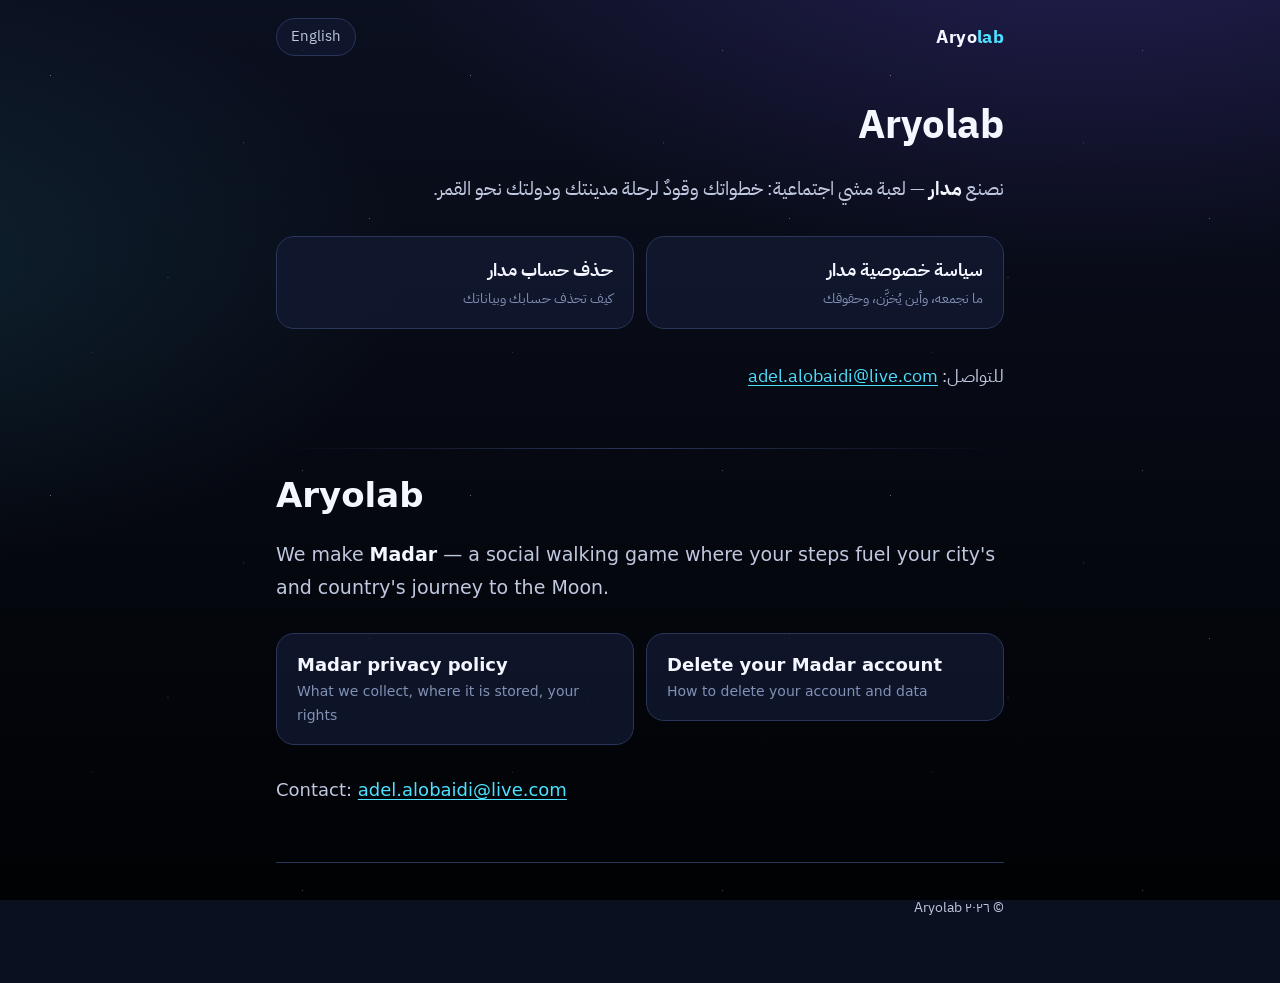
<file: index.html>
<!doctype html>
<html lang="ar" dir="rtl">
<head>
  <meta charset="utf-8">
  <meta name="viewport" content="width=device-width, initial-scale=1">
  <meta http-equiv="Content-Security-Policy" content="default-src 'none'; style-src 'self'; font-src 'self'; img-src 'self' data:; base-uri 'none'; form-action 'none'">
  <meta name="referrer" content="no-referrer">
  <title>Aryolab — مدار</title>
  <meta name="description" content="Aryolab — صانعو مدار، لعبة مشي اجتماعية. The makers of Madar, a social walking game.">
  <link rel="icon" href="data:image/svg+xml,%3Csvg xmlns='http://www.w3.org/2000/svg' viewBox='0 0 64 64'%3E%3Crect width='64' height='64' rx='14' fill='%230b1020'/%3E%3Ccircle cx='32' cy='32' r='15' fill='%23f4f7ff'/%3E%3Ccircle cx='38' cy='27' r='15' fill='%230b1020'/%3E%3Ccircle cx='48' cy='16' r='3' fill='%234de1ff'/%3E%3C/svg%3E">
  <link rel="stylesheet" href="assets/site.css">
</head>
<body>
  <div class="page">
    <header class="top">
      <a class="brand" href="./" lang="en" dir="ltr">Aryo<span>lab</span></a>
      <a class="lang-jump" href="#en" lang="en">English</a>
    </header>

    <main>
      <article>
        <h1><span lang="en">Aryolab</span></h1>
        <p class="lead">نصنع <strong>مدار</strong> — لعبة مشي اجتماعية: خطواتك وقودٌ لرحلة مدينتك ودولتك نحو القمر.</p>

        <ul class="links">
          <li><a href="madar/privacy/">سياسة خصوصية مدار<small>ما نجمعه، وأين يُخزَّن، وحقوقك</small></a></li>
          <li><a href="madar/delete-account/">حذف حساب مدار<small>كيف تحذف حسابك وبياناتك</small></a></li>
        </ul>

        <p>للتواصل: <a class="mail" href="mailto:adel.alobaidi@live.com">adel.alobaidi@live.com</a></p>
      </article>

      <hr class="divider">

      <article id="en" class="en" lang="en" dir="ltr">
        <h1>Aryolab</h1>
        <p class="lead">We make <strong>Madar</strong> — a social walking game where your steps fuel your city's and country's journey to the Moon.</p>

        <ul class="links">
          <li><a href="madar/privacy/#en">Madar privacy policy<small>What we collect, where it is stored, your rights</small></a></li>
          <li><a href="madar/delete-account/#en">Delete your Madar account<small>How to delete your account and data</small></a></li>
        </ul>

        <p>Contact: <a href="mailto:adel.alobaidi@live.com">adel.alobaidi@live.com</a></p>
      </article>
    </main>

    <footer class="foot">
      <p>© ٢٠٢٦ <span lang="en">Aryolab</span></p>
    </footer>
  </div>
</body>
</html>
</file>
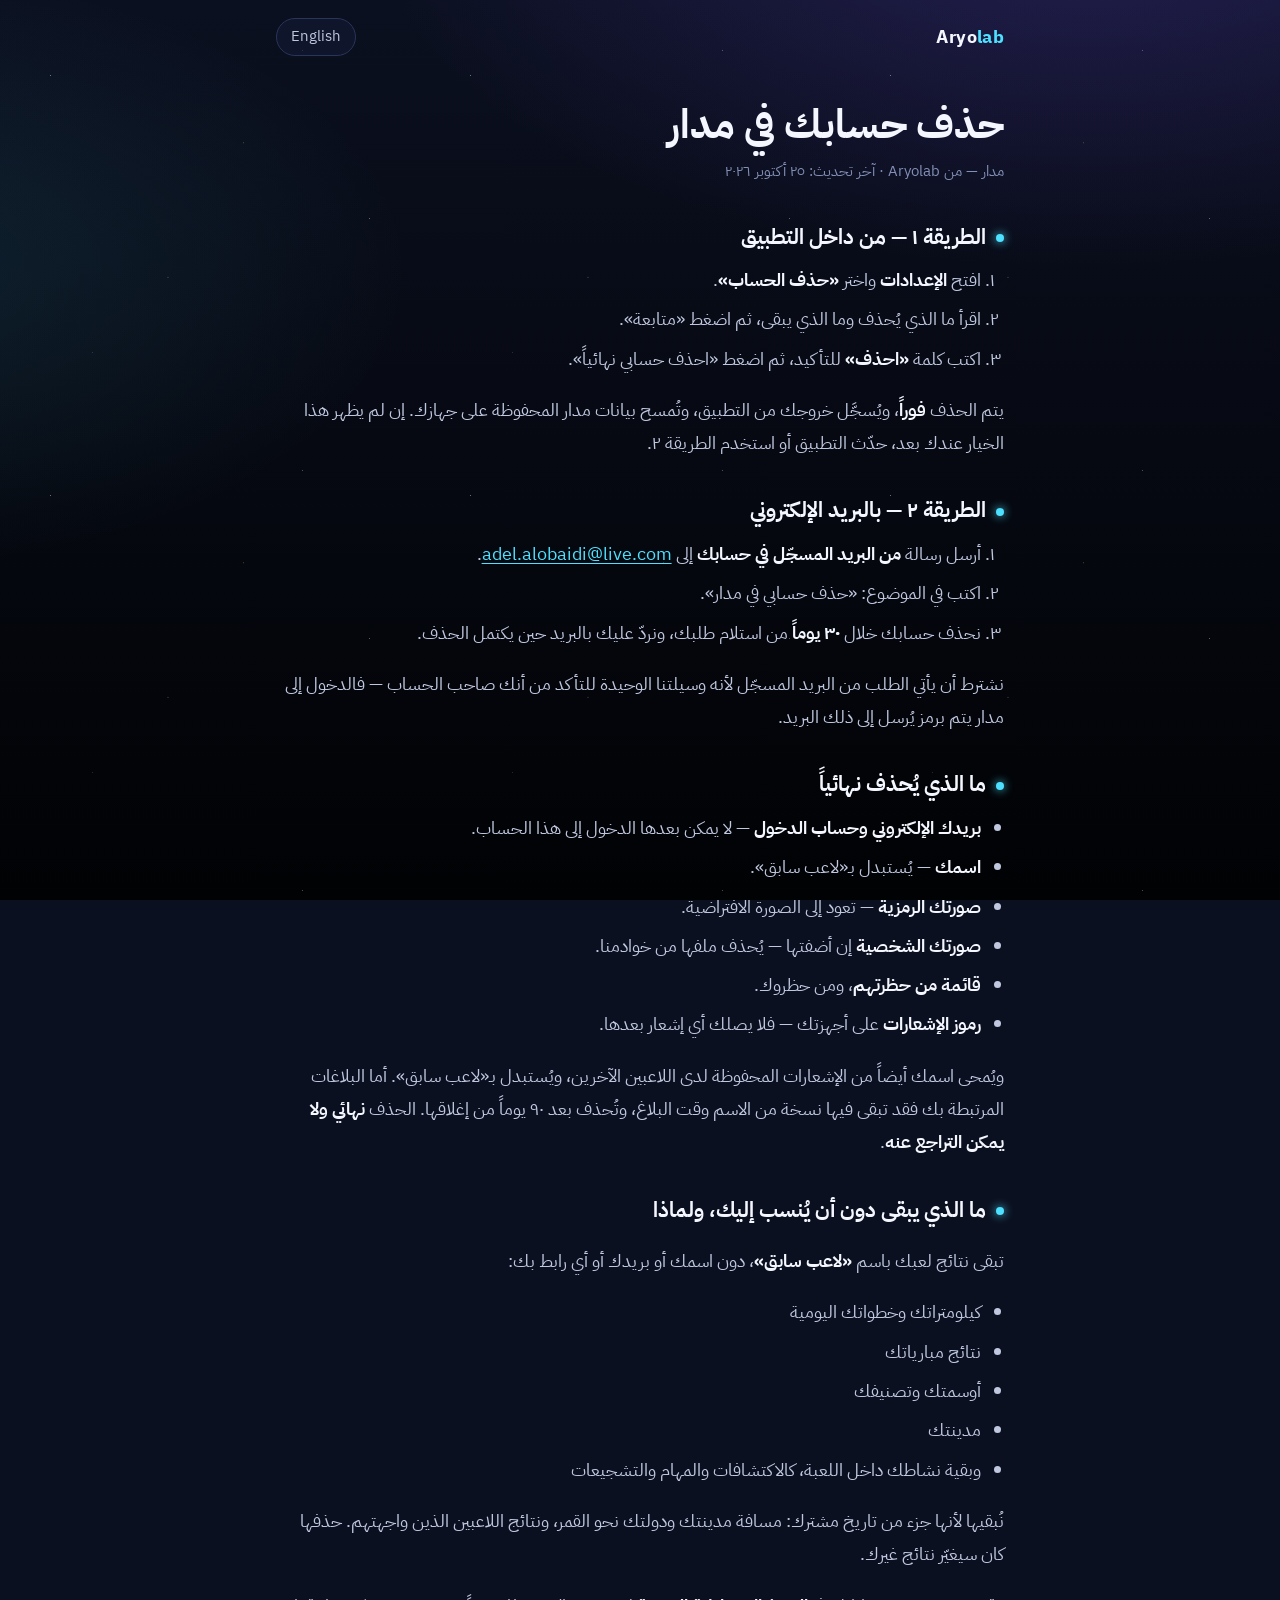
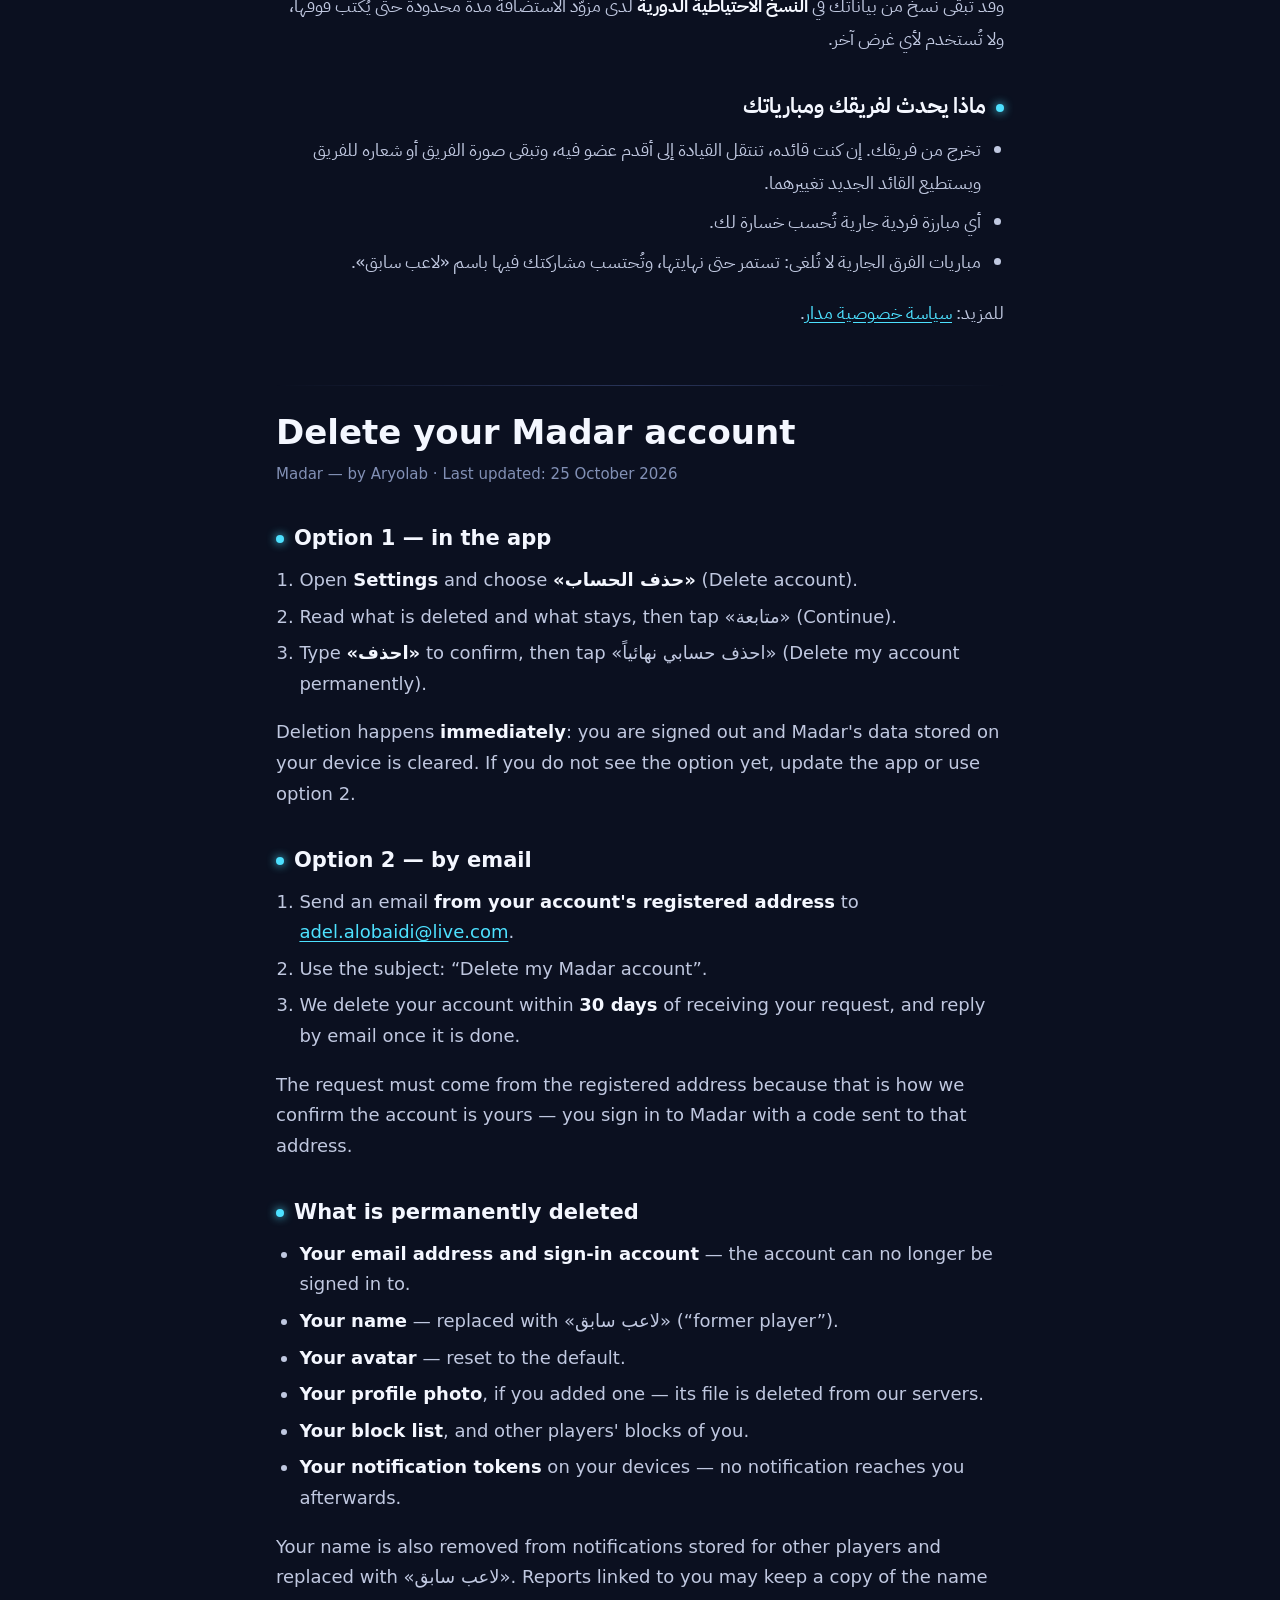
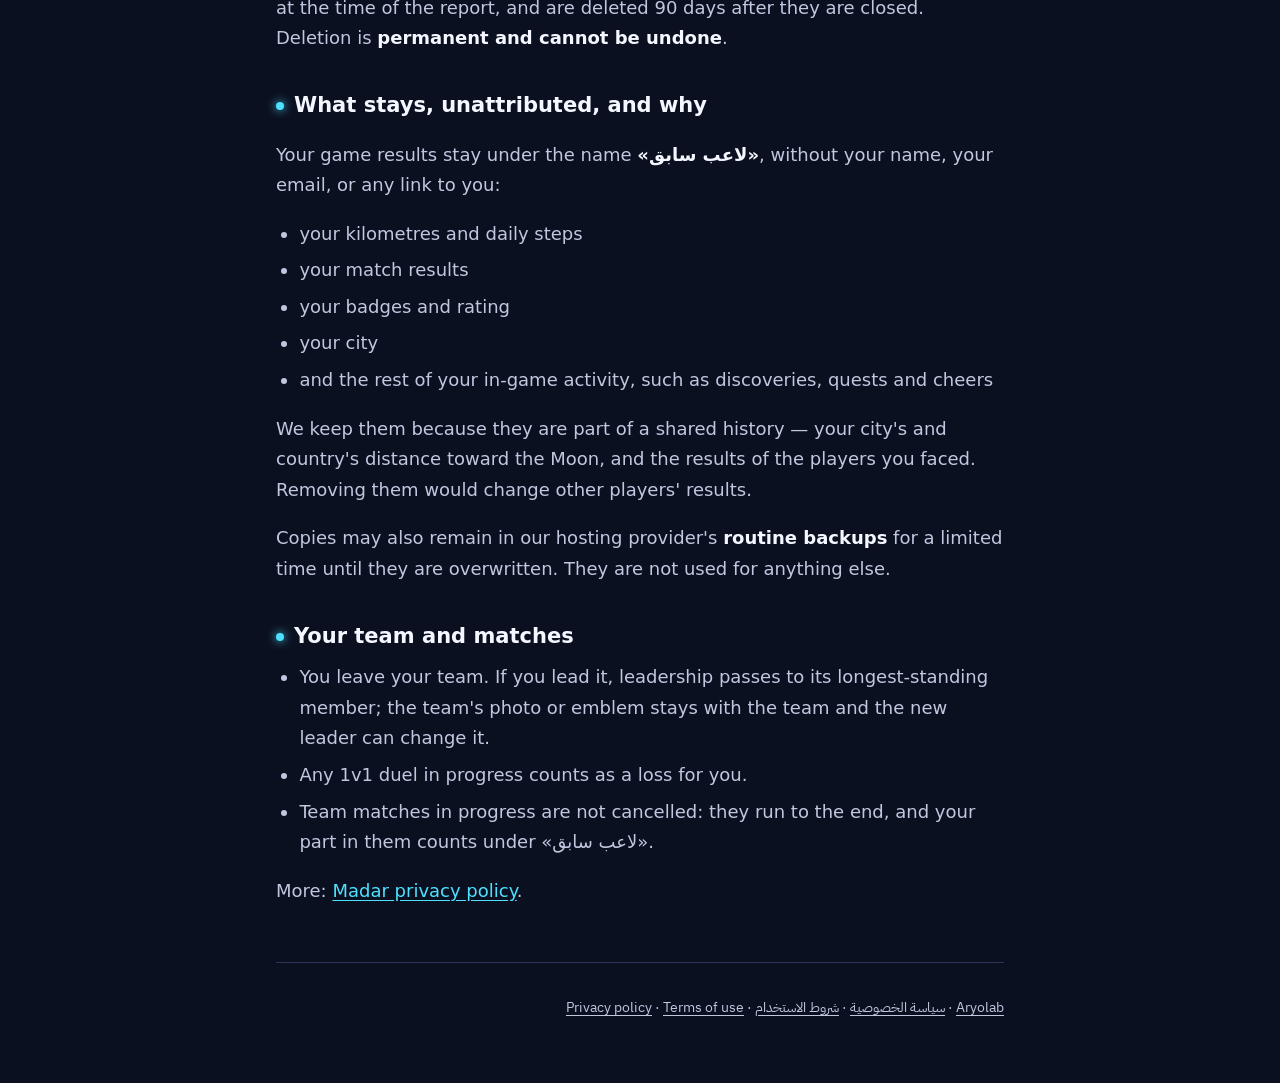
<file: madar/delete-account/index.html>
<!doctype html>
<html lang="ar" dir="rtl">
<head>
  <meta charset="utf-8">
  <meta name="viewport" content="width=device-width, initial-scale=1">
  <meta http-equiv="Content-Security-Policy" content="default-src 'none'; style-src 'self'; font-src 'self'; img-src 'self' data:; base-uri 'none'; form-action 'none'">
  <meta name="referrer" content="no-referrer">
  <title>حذف حساب مدار · Delete your Madar account</title>
  <meta name="description" content="كيف تحذف حسابك في مدار، وما الذي يُحذف وما الذي يبقى دون أن يُنسب إليك. How to delete your Madar account, what is deleted and what stays unattributed.">
  <link rel="icon" href="data:image/svg+xml,%3Csvg xmlns='http://www.w3.org/2000/svg' viewBox='0 0 64 64'%3E%3Crect width='64' height='64' rx='14' fill='%230b1020'/%3E%3Ccircle cx='32' cy='32' r='15' fill='%23f4f7ff'/%3E%3Ccircle cx='38' cy='27' r='15' fill='%230b1020'/%3E%3Ccircle cx='48' cy='16' r='3' fill='%234de1ff'/%3E%3C/svg%3E">
  <link rel="stylesheet" href="../../assets/site.css">
</head>
<body>
  <div class="page">
    <header class="top">
      <a class="brand" href="../../" lang="en" dir="ltr">Aryo<span>lab</span></a>
      <a class="lang-jump" href="#en" lang="en">English</a>
    </header>

    <main>
      <article>
        <h1>حذف حسابك في مدار</h1>
        <p class="updated">مدار — من <span lang="en">Aryolab</span> · آخر تحديث: ٢٥ أكتوبر ٢٠٢٦</p>

        <h2>الطريقة ١ — من داخل التطبيق</h2>
        <ol>
          <li>افتح <strong>الإعدادات</strong> واختر <strong>«حذف الحساب»</strong>.</li>
          <li>اقرأ ما الذي يُحذف وما الذي يبقى، ثم اضغط «متابعة».</li>
          <li>اكتب كلمة <strong>«احذف»</strong> للتأكيد، ثم اضغط «احذف حسابي نهائياً».</li>
        </ol>
        <p>يتم الحذف <strong>فوراً</strong>، ويُسجَّل خروجك من التطبيق، وتُمسح بيانات مدار المحفوظة على جهازك. إن لم يظهر هذا الخيار عندك بعد، حدّث التطبيق أو استخدم الطريقة ٢.</p>

        <h2>الطريقة ٢ — بالبريد الإلكتروني</h2>
        <ol>
          <li>أرسل رسالة <strong>من البريد المسجّل في حسابك</strong> إلى <a class="mail" href="mailto:adel.alobaidi@live.com?subject=%D8%AD%D8%B0%D9%81%20%D8%AD%D8%B3%D8%A7%D8%A8%D9%8A%20%D9%81%D9%8A%20%D9%85%D8%AF%D8%A7%D8%B1">adel.alobaidi@live.com</a>.</li>
          <li>اكتب في الموضوع: «حذف حسابي في مدار».</li>
          <li>نحذف حسابك خلال <strong>٣٠ يوماً</strong> من استلام طلبك، ونردّ عليك بالبريد حين يكتمل الحذف.</li>
        </ol>
        <p>نشترط أن يأتي الطلب من البريد المسجّل لأنه وسيلتنا الوحيدة للتأكد من أنك صاحب الحساب — فالدخول إلى مدار يتم برمز يُرسل إلى ذلك البريد.</p>

        <h2>ما الذي يُحذف نهائياً</h2>
        <ul>
          <li><strong>بريدك الإلكتروني وحساب الدخول</strong> — لا يمكن بعدها الدخول إلى هذا الحساب.</li>
          <li><strong>اسمك</strong> — يُستبدل بـ«لاعب سابق».</li>
          <li><strong>صورتك الرمزية</strong> — تعود إلى الصورة الافتراضية.</li>
          <li><strong>صورتك الشخصية</strong> إن أضفتها — يُحذف ملفها من خوادمنا.</li>
          <li><strong>قائمة من حظرتهم</strong>، ومن حظروك.</li>
          <li><strong>رموز الإشعارات</strong> على أجهزتك — فلا يصلك أي إشعار بعدها.</li>
        </ul>
        <p>ويُمحى اسمك أيضاً من الإشعارات المحفوظة لدى اللاعبين الآخرين، ويُستبدل بـ«لاعب سابق». أما البلاغات المرتبطة بك فقد تبقى فيها نسخة من الاسم وقت البلاغ، وتُحذف بعد ٩٠ يوماً من إغلاقها. الحذف <strong>نهائي ولا يمكن التراجع عنه</strong>.</p>

        <h2>ما الذي يبقى دون أن يُنسب إليك، ولماذا</h2>
        <p>تبقى نتائج لعبك باسم <strong>«لاعب سابق»</strong>، دون اسمك أو بريدك أو أي رابط بك:</p>
        <ul>
          <li>كيلومتراتك وخطواتك اليومية</li>
          <li>نتائج مبارياتك</li>
          <li>أوسمتك وتصنيفك</li>
          <li>مدينتك</li>
          <li>وبقية نشاطك داخل اللعبة، كالاكتشافات والمهام والتشجيعات</li>
        </ul>
        <p>نُبقيها لأنها جزء من تاريخ مشترك: مسافة مدينتك ودولتك نحو القمر، ونتائج اللاعبين الذين واجهتهم. حذفها كان سيغيّر نتائج غيرك.</p>
        <p>وقد تبقى نسخ من بياناتك في <strong>النسخ الاحتياطية الدورية</strong> لدى مزوّد الاستضافة مدةً محدودة حتى يُكتب فوقها، ولا تُستخدم لأي غرض آخر.</p>

        <h2>ماذا يحدث لفريقك ومبارياتك</h2>
        <ul>
          <li>تخرج من فريقك. إن كنت قائده، تنتقل القيادة إلى أقدم عضو فيه، وتبقى صورة الفريق أو شعاره للفريق ويستطيع القائد الجديد تغييرهما.</li>
          <li>أي مبارزة فردية جارية تُحسب خسارة لك.</li>
          <li>مباريات الفرق الجارية لا تُلغى: تستمر حتى نهايتها، وتُحتسب مشاركتك فيها باسم «لاعب سابق».</li>
        </ul>

        <p>للمزيد: <a href="../privacy/">سياسة خصوصية مدار</a>.</p>
      </article>

      <hr class="divider">

      <article id="en" class="en" lang="en" dir="ltr">
        <h1>Delete your Madar account</h1>
        <p class="updated">Madar — by Aryolab · Last updated: 25 October 2026</p>

        <h2>Option 1 — in the app</h2>
        <ol>
          <li>Open <strong>Settings</strong> and choose <strong>«حذف الحساب»</strong> (Delete account).</li>
          <li>Read what is deleted and what stays, then tap «متابعة» (Continue).</li>
          <li>Type <strong>«احذف»</strong> to confirm, then tap «احذف حسابي نهائياً» (Delete my account permanently).</li>
        </ol>
        <p>Deletion happens <strong>immediately</strong>: you are signed out and Madar's data stored on your device is cleared. If you do not see the option yet, update the app or use option 2.</p>

        <h2>Option 2 — by email</h2>
        <ol>
          <li>Send an email <strong>from your account's registered address</strong> to <a href="mailto:adel.alobaidi@live.com?subject=Delete%20my%20Madar%20account">adel.alobaidi@live.com</a>.</li>
          <li>Use the subject: “Delete my Madar account”.</li>
          <li>We delete your account within <strong>30 days</strong> of receiving your request, and reply by email once it is done.</li>
        </ol>
        <p>The request must come from the registered address because that is how we confirm the account is yours — you sign in to Madar with a code sent to that address.</p>

        <h2>What is permanently deleted</h2>
        <ul>
          <li><strong>Your email address and sign-in account</strong> — the account can no longer be signed in to.</li>
          <li><strong>Your name</strong> — replaced with «لاعب سابق» (“former player”).</li>
          <li><strong>Your avatar</strong> — reset to the default.</li>
          <li><strong>Your profile photo</strong>, if you added one — its file is deleted from our servers.</li>
          <li><strong>Your block list</strong>, and other players' blocks of you.</li>
          <li><strong>Your notification tokens</strong> on your devices — no notification reaches you afterwards.</li>
        </ul>
        <p>Your name is also removed from notifications stored for other players and replaced with «لاعب سابق». Reports linked to you may keep a copy of the name at the time of the report, and are deleted 90 days after they are closed. Deletion is <strong>permanent and cannot be undone</strong>.</p>

        <h2>What stays, unattributed, and why</h2>
        <p>Your game results stay under the name <strong>«لاعب سابق»</strong>, without your name, your email, or any link to you:</p>
        <ul>
          <li>your kilometres and daily steps</li>
          <li>your match results</li>
          <li>your badges and rating</li>
          <li>your city</li>
          <li>and the rest of your in-game activity, such as discoveries, quests and cheers</li>
        </ul>
        <p>We keep them because they are part of a shared history — your city's and country's distance toward the Moon, and the results of the players you faced. Removing them would change other players' results.</p>
        <p>Copies may also remain in our hosting provider's <strong>routine backups</strong> for a limited time until they are overwritten. They are not used for anything else.</p>

        <h2>Your team and matches</h2>
        <ul>
          <li>You leave your team. If you lead it, leadership passes to its longest-standing member; the team's photo or emblem stays with the team and the new leader can change it.</li>
          <li>Any 1v1 duel in progress counts as a loss for you.</li>
          <li>Team matches in progress are not cancelled: they run to the end, and your part in them counts under «لاعب سابق».</li>
        </ul>

        <p>More: <a href="../privacy/#en">Madar privacy policy</a>.</p>
      </article>
    </main>

    <footer class="foot">
      <p><a href="../../">Aryolab</a> · <a href="../privacy/">سياسة الخصوصية</a> · <a href="../terms/">شروط الاستخدام</a> · <a href="../privacy/#en" lang="en">Privacy policy</a> · <a href="../terms/#en" lang="en">Terms of use</a></p>
    </footer>
  </div>
</body>
</html>
</file>
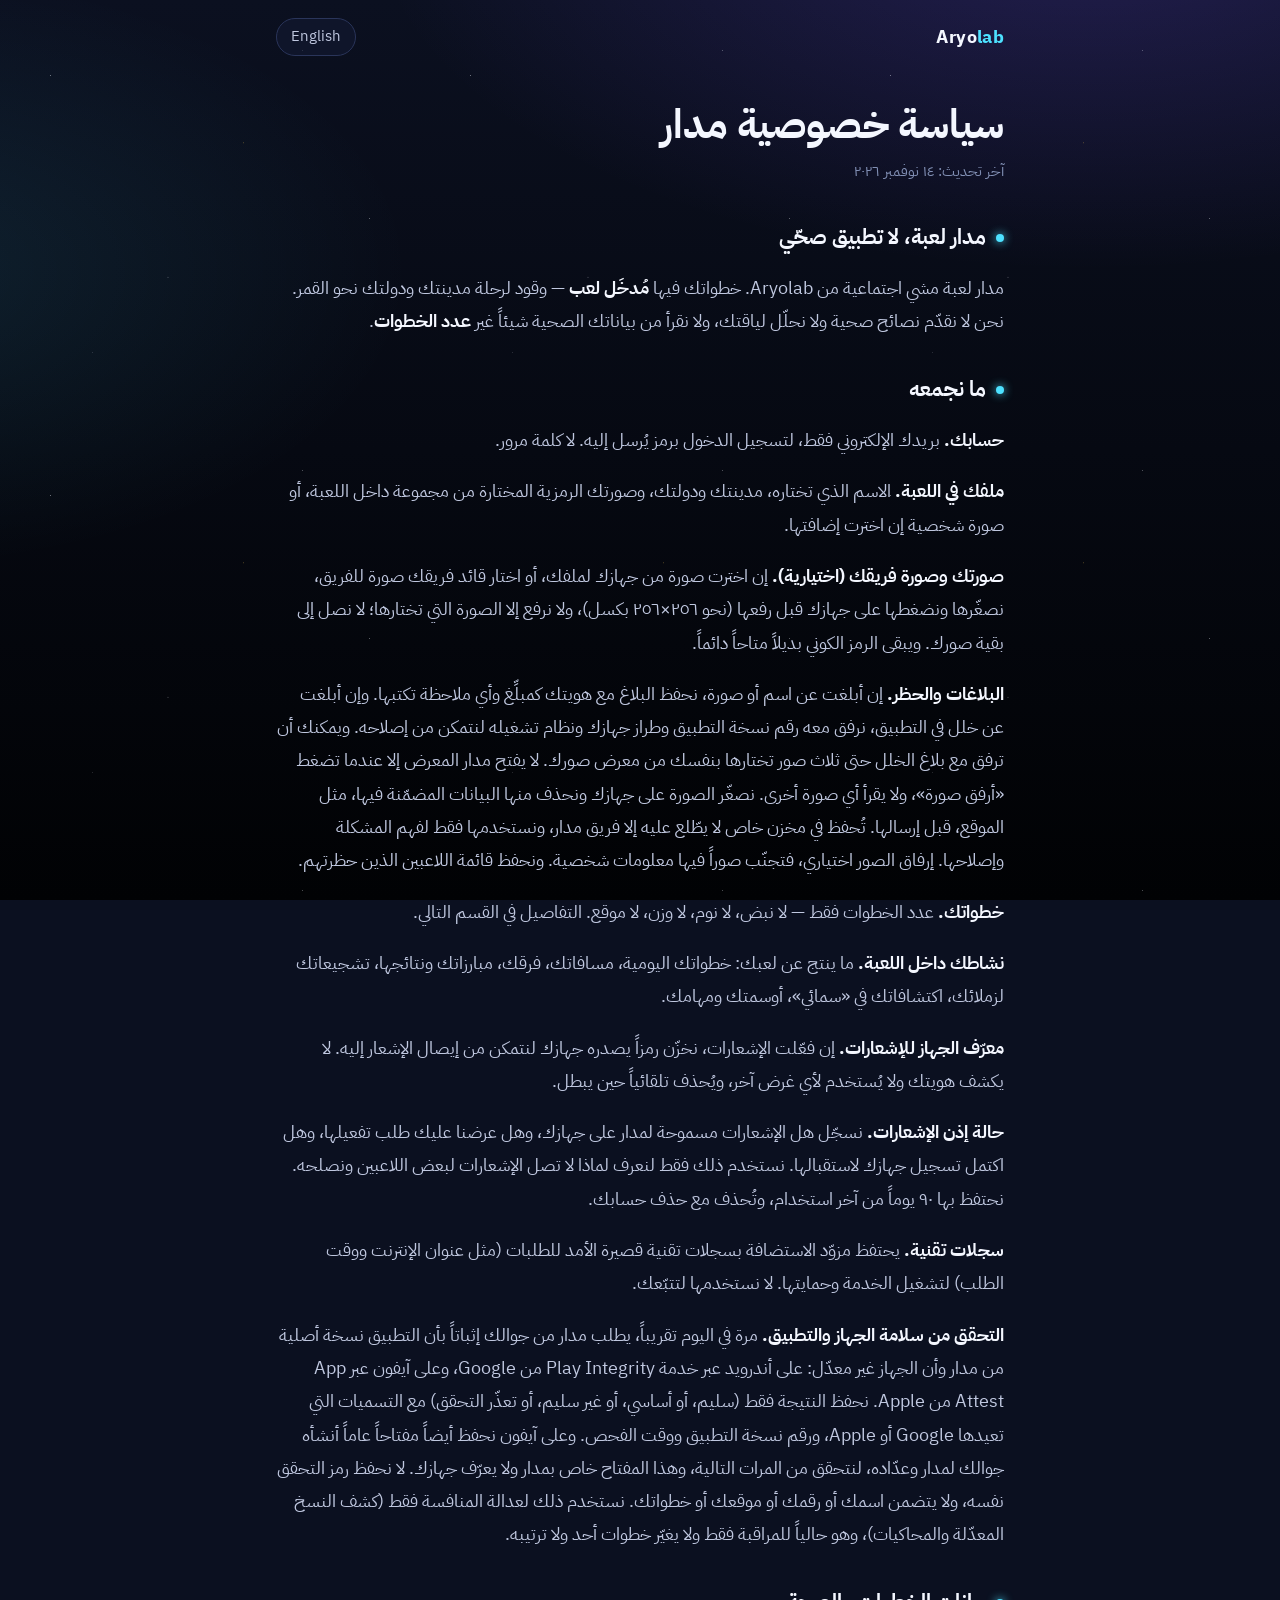
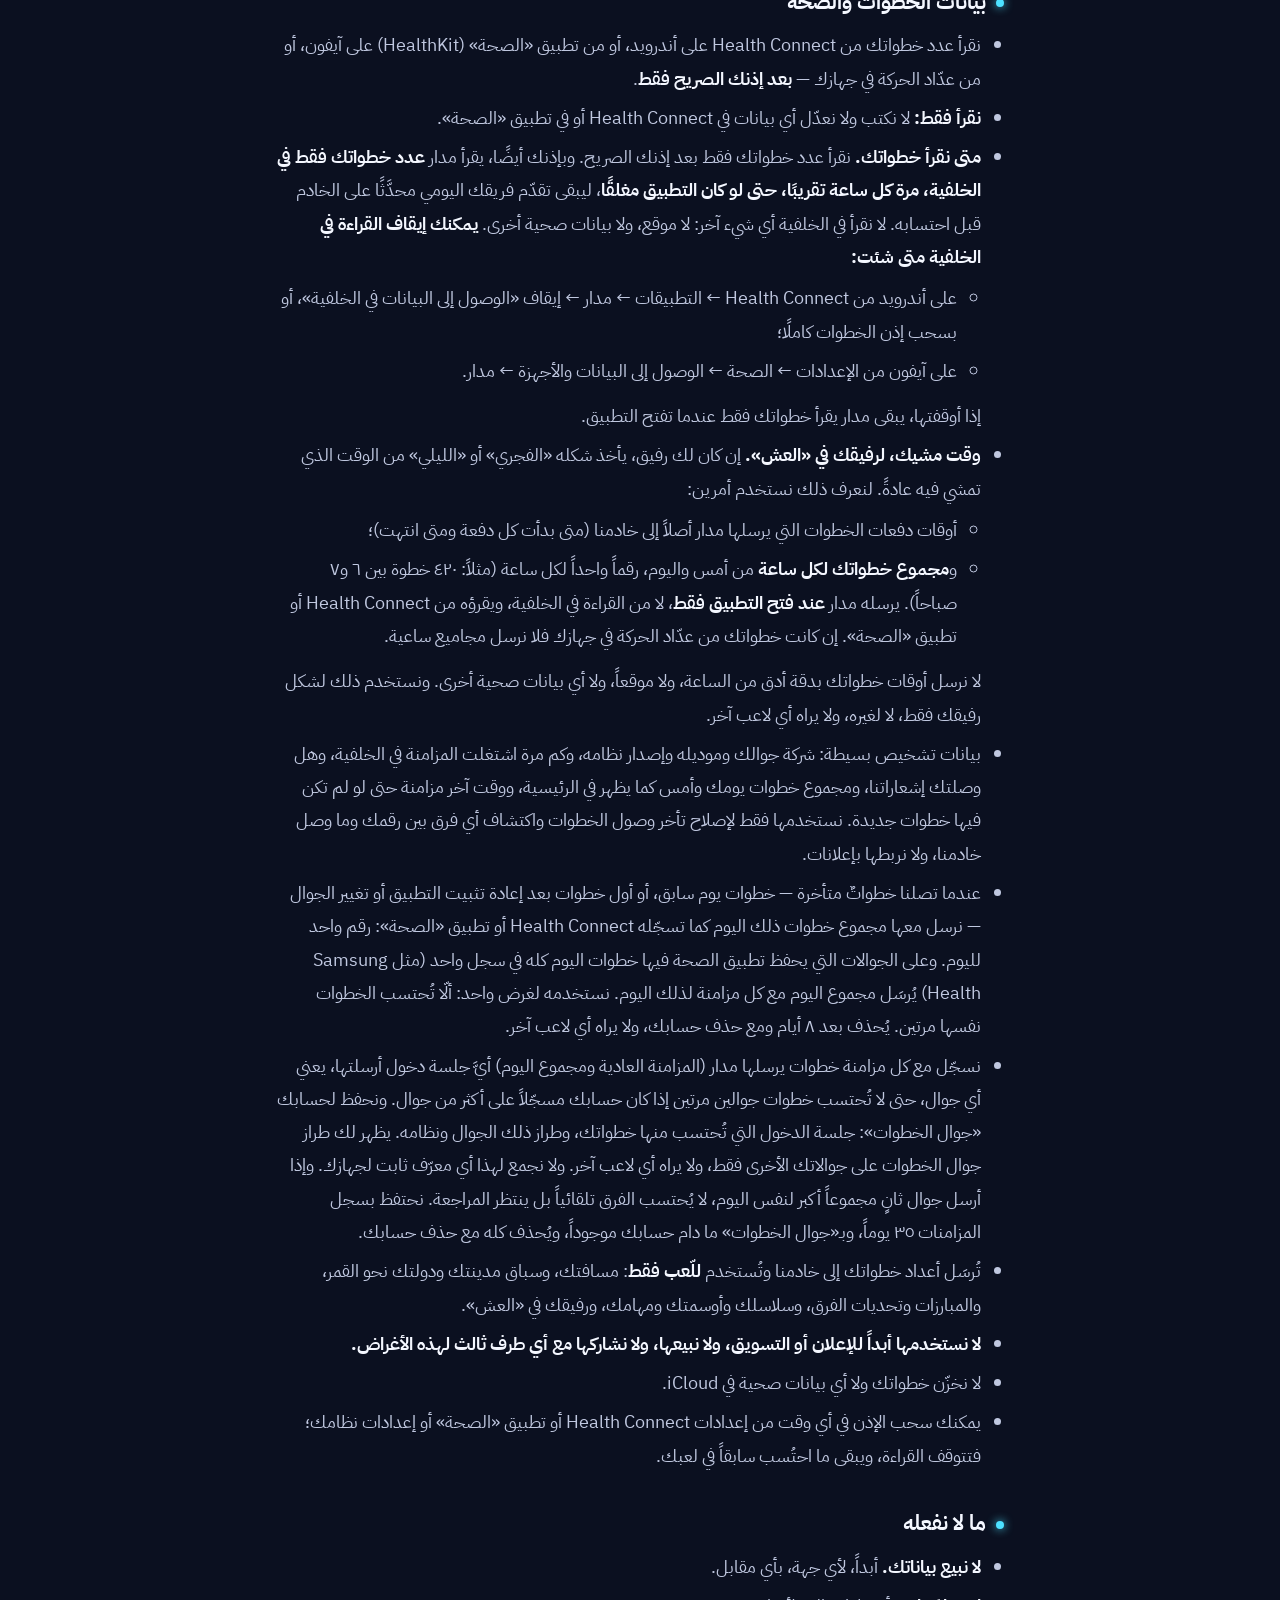
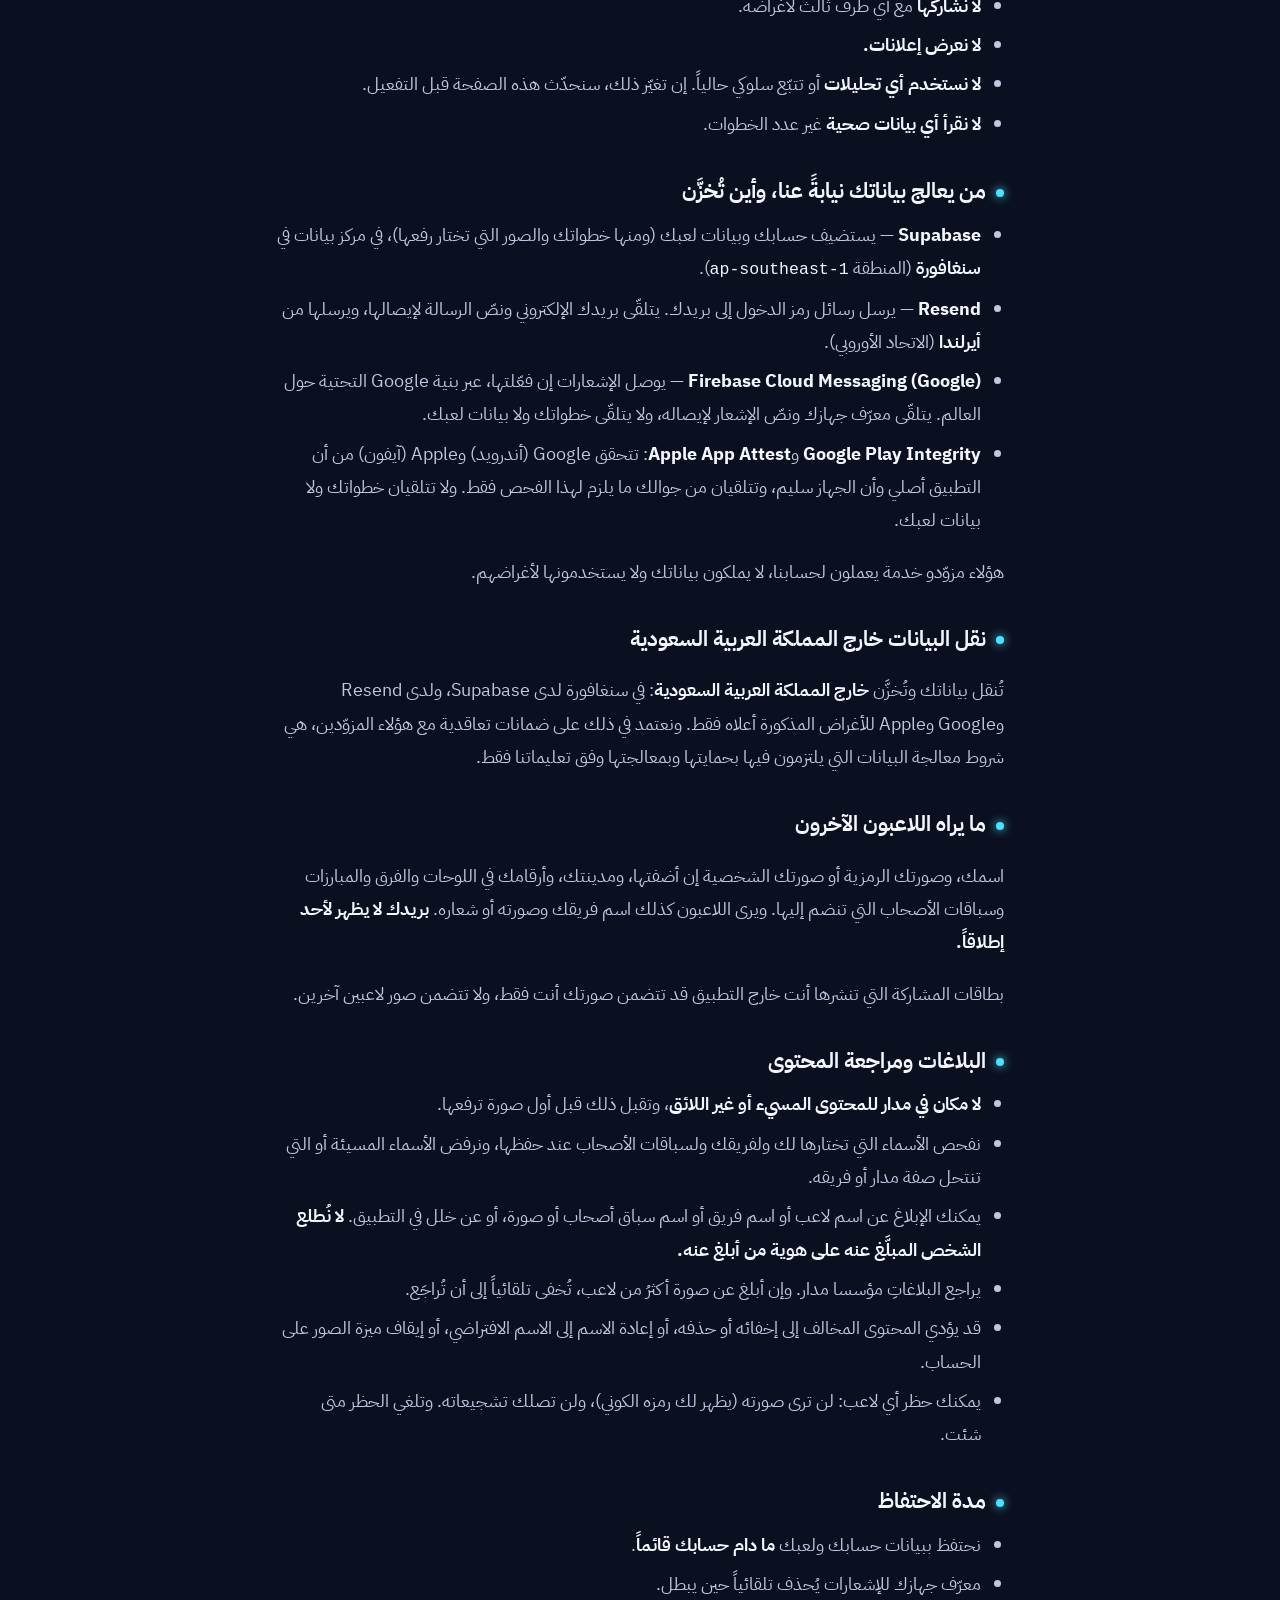
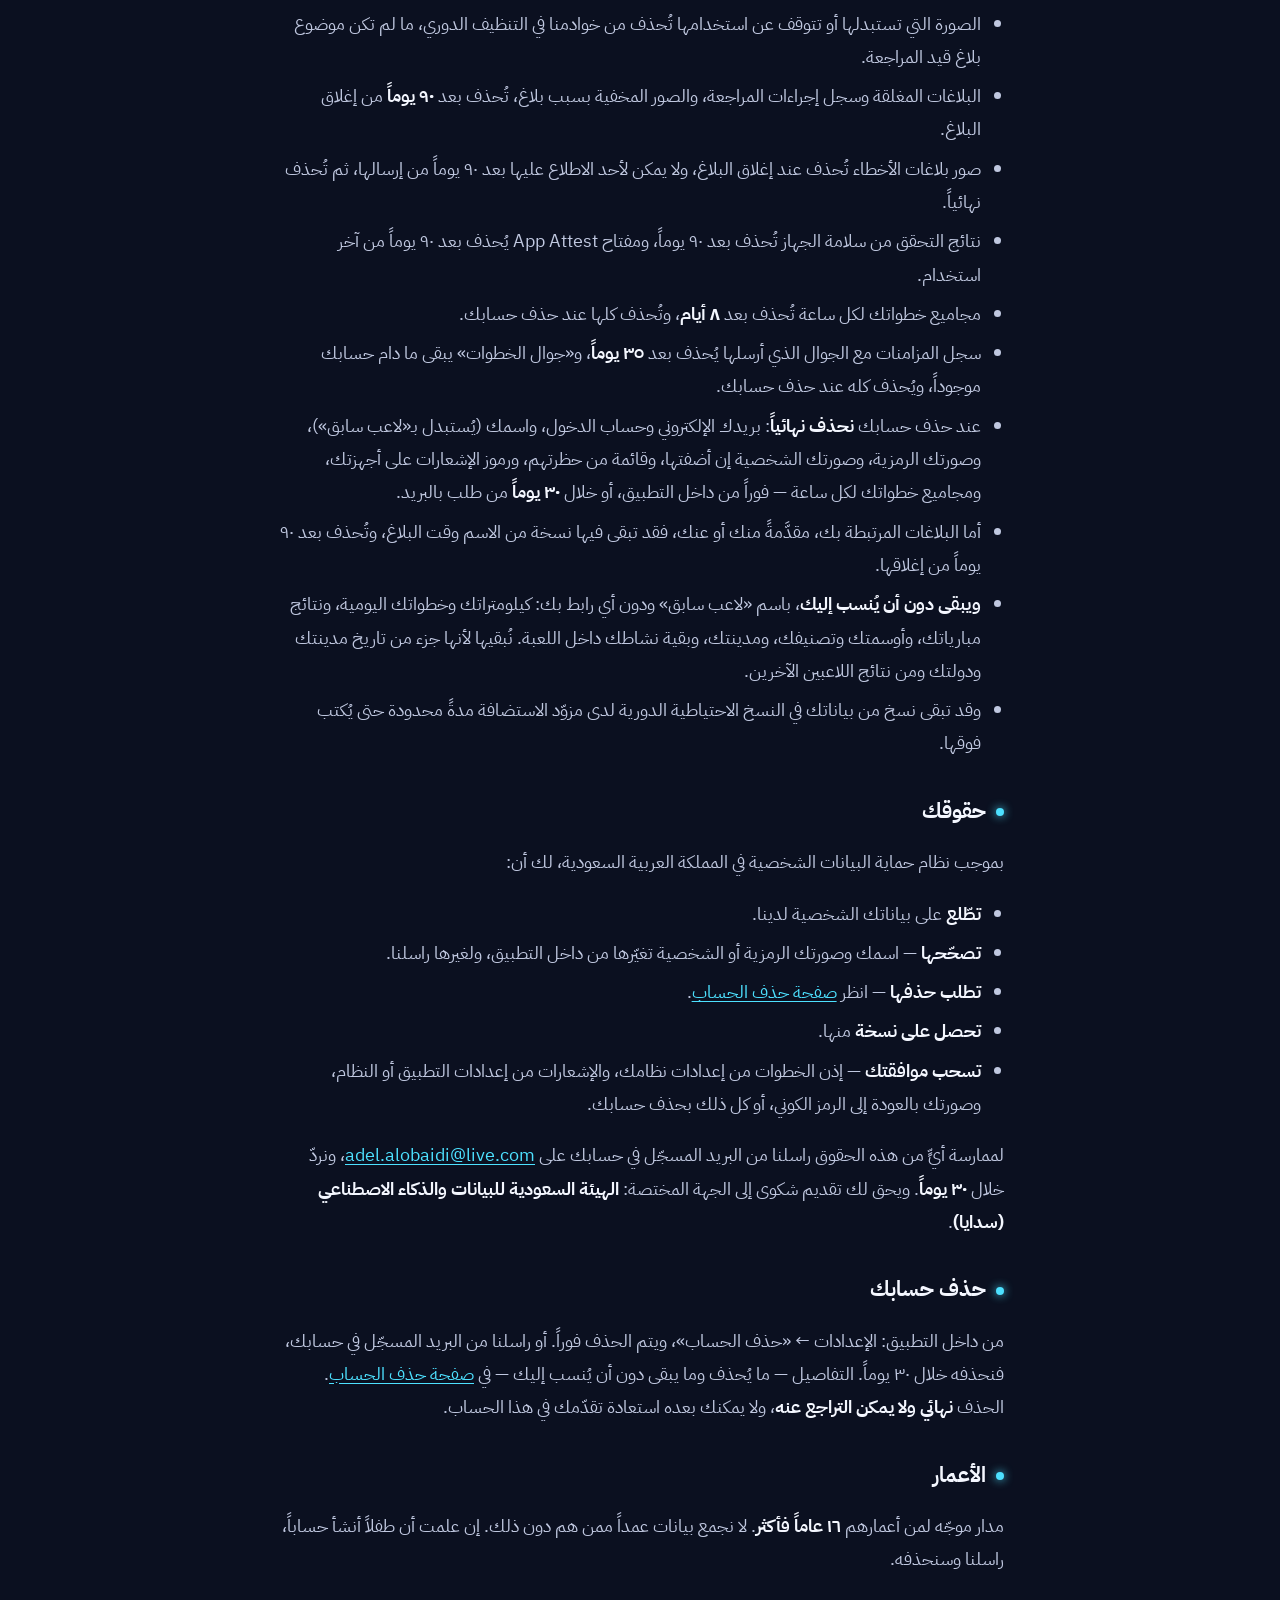
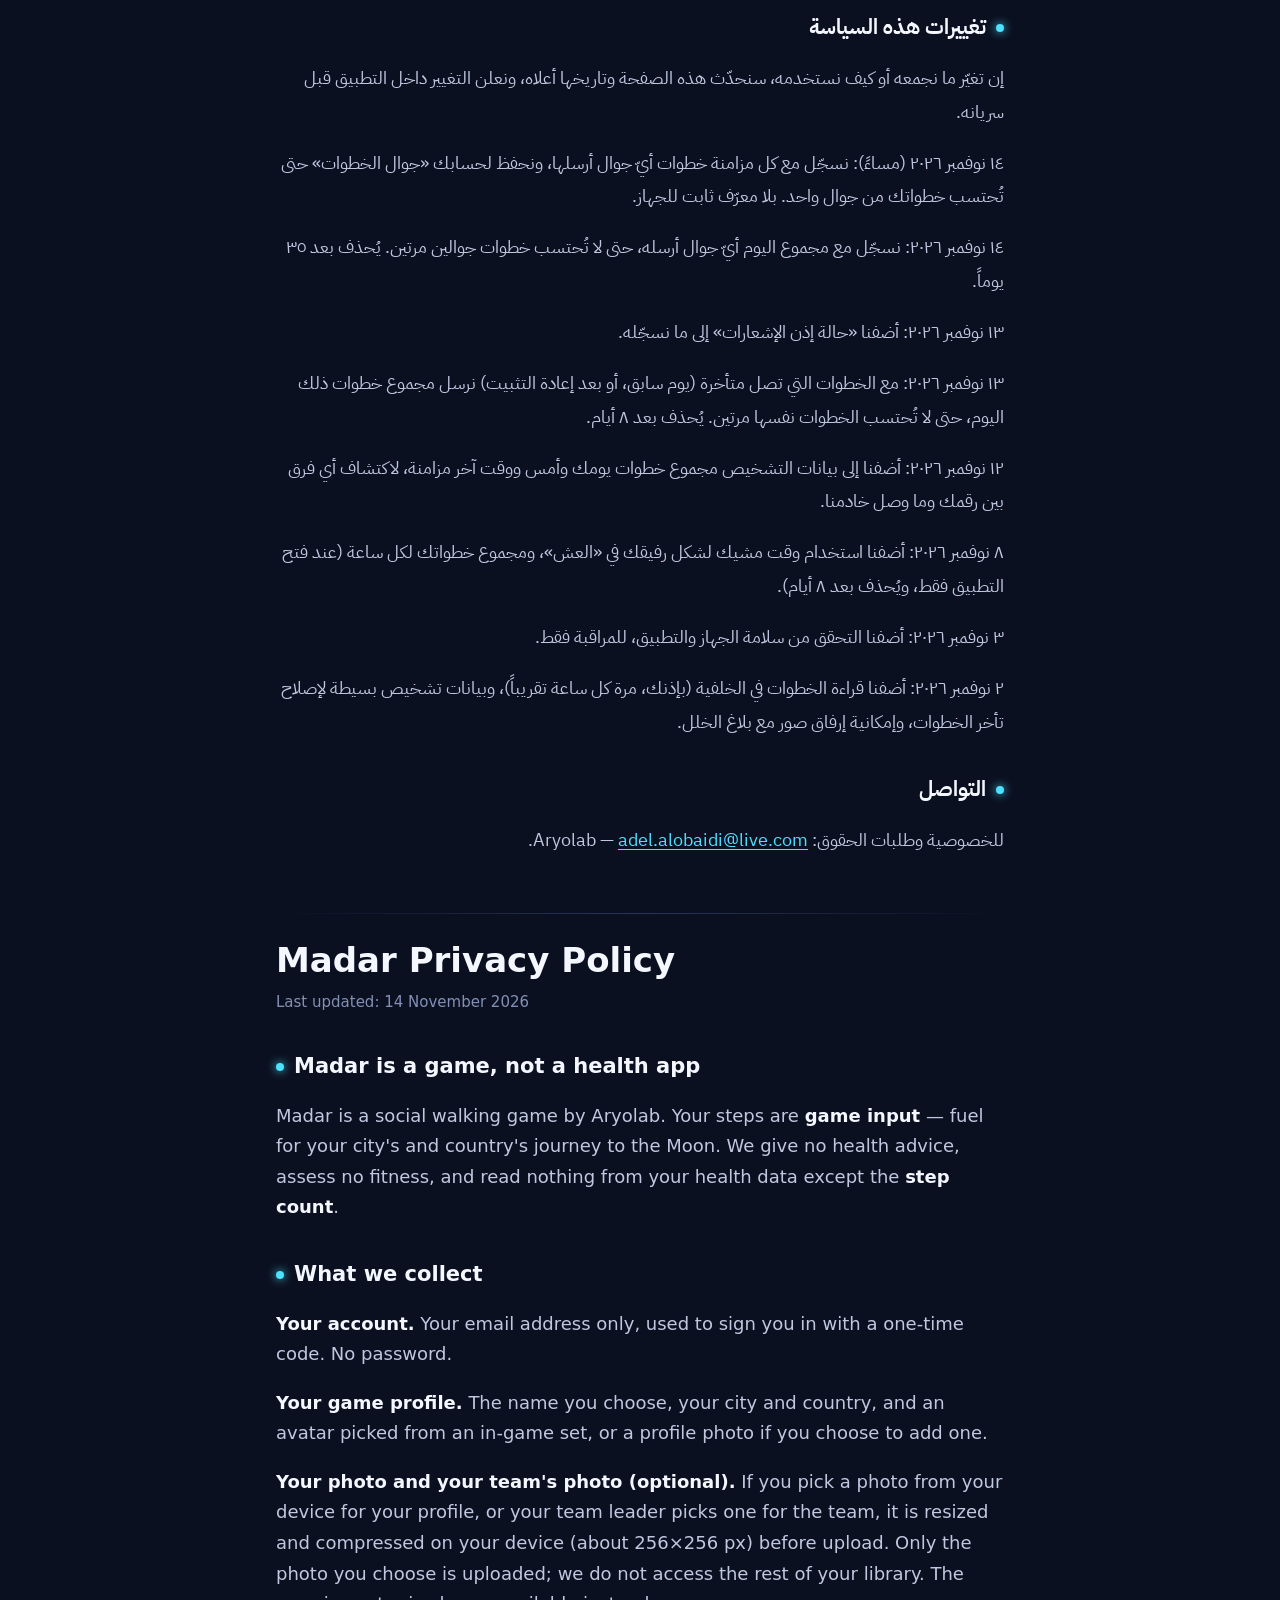
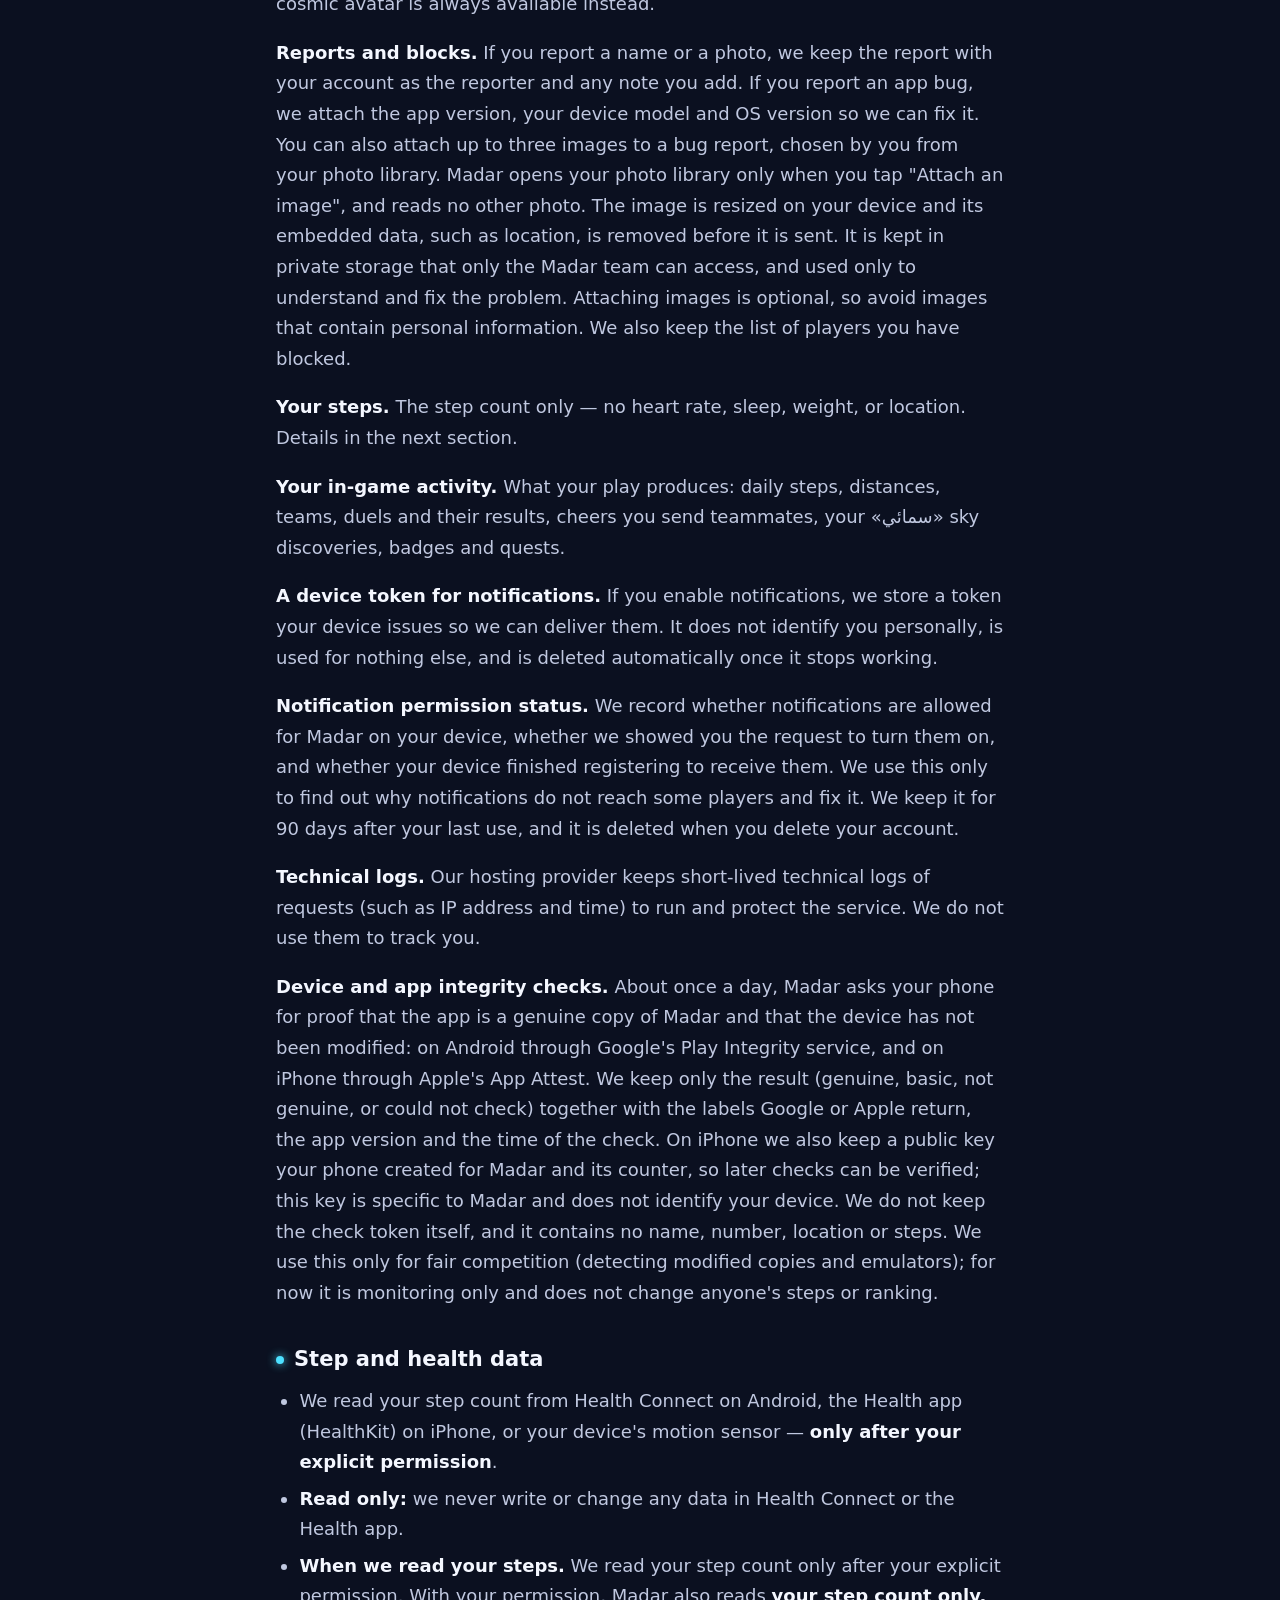
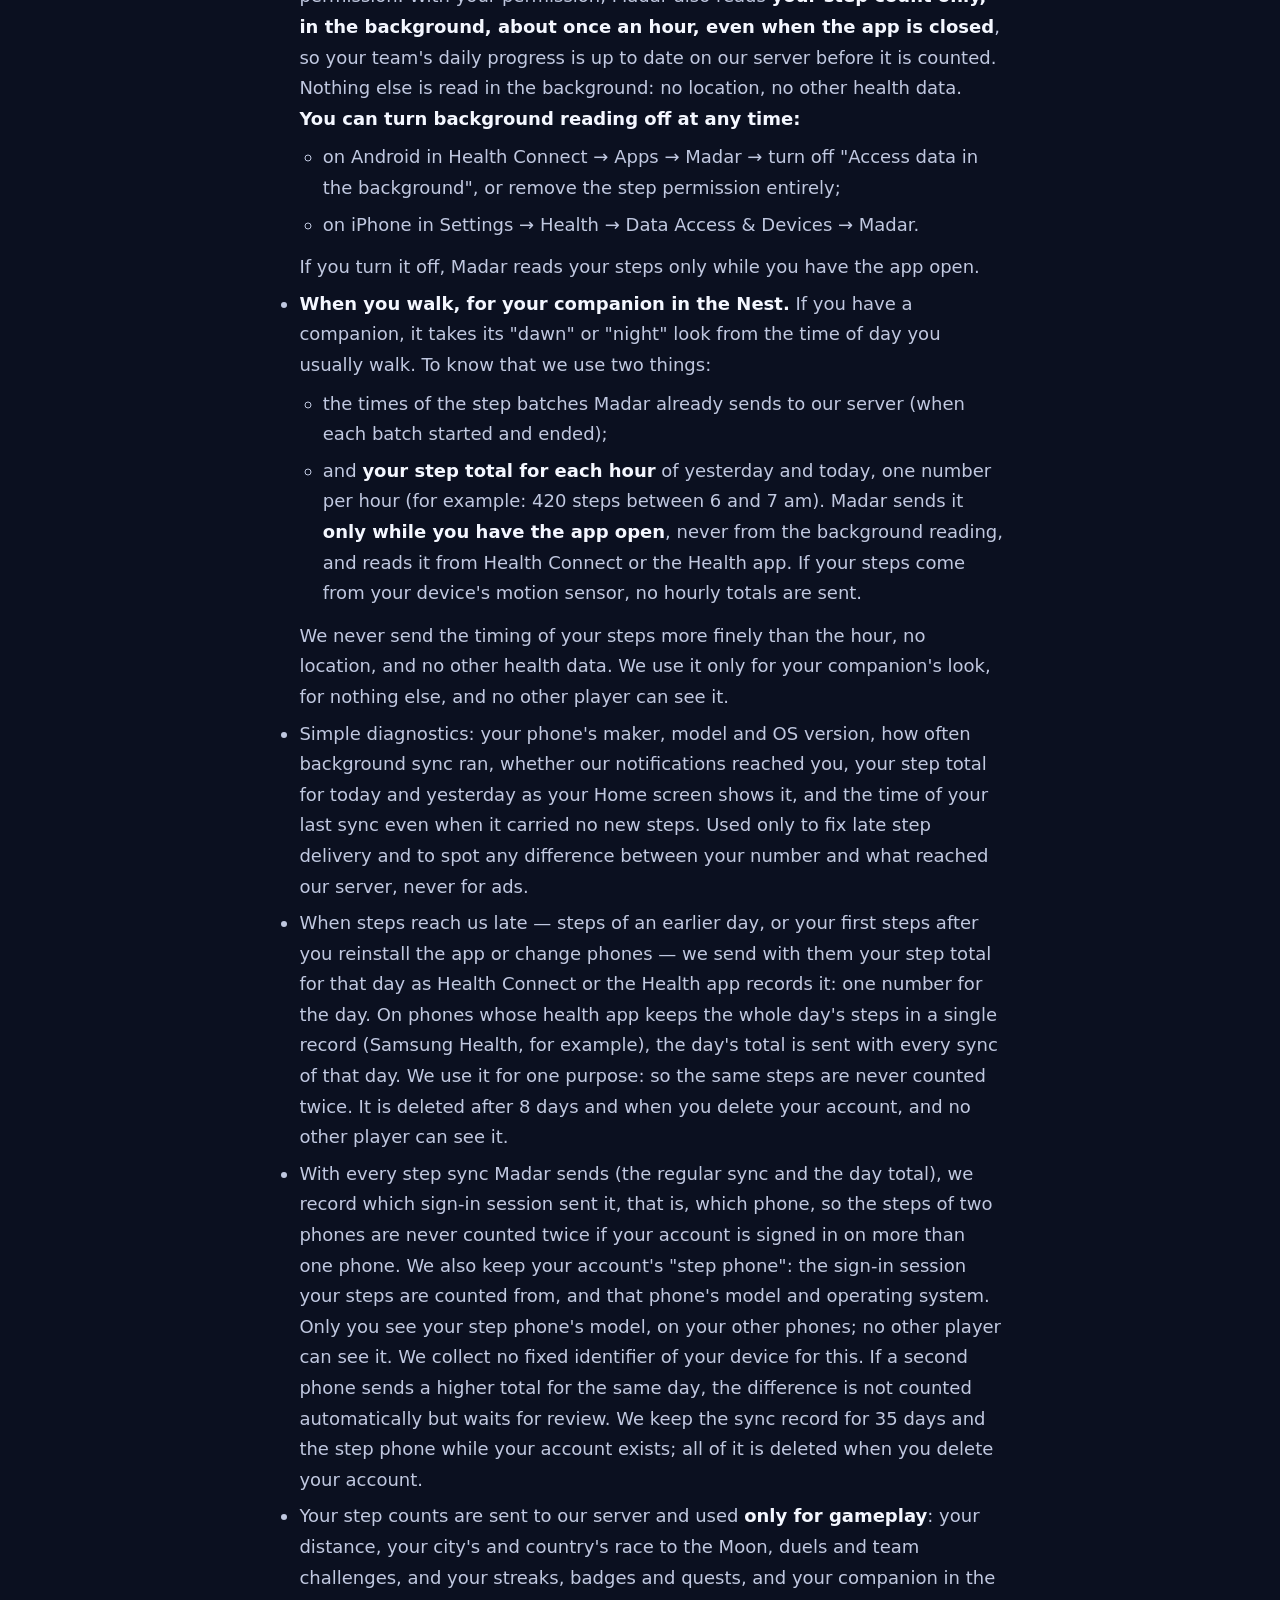
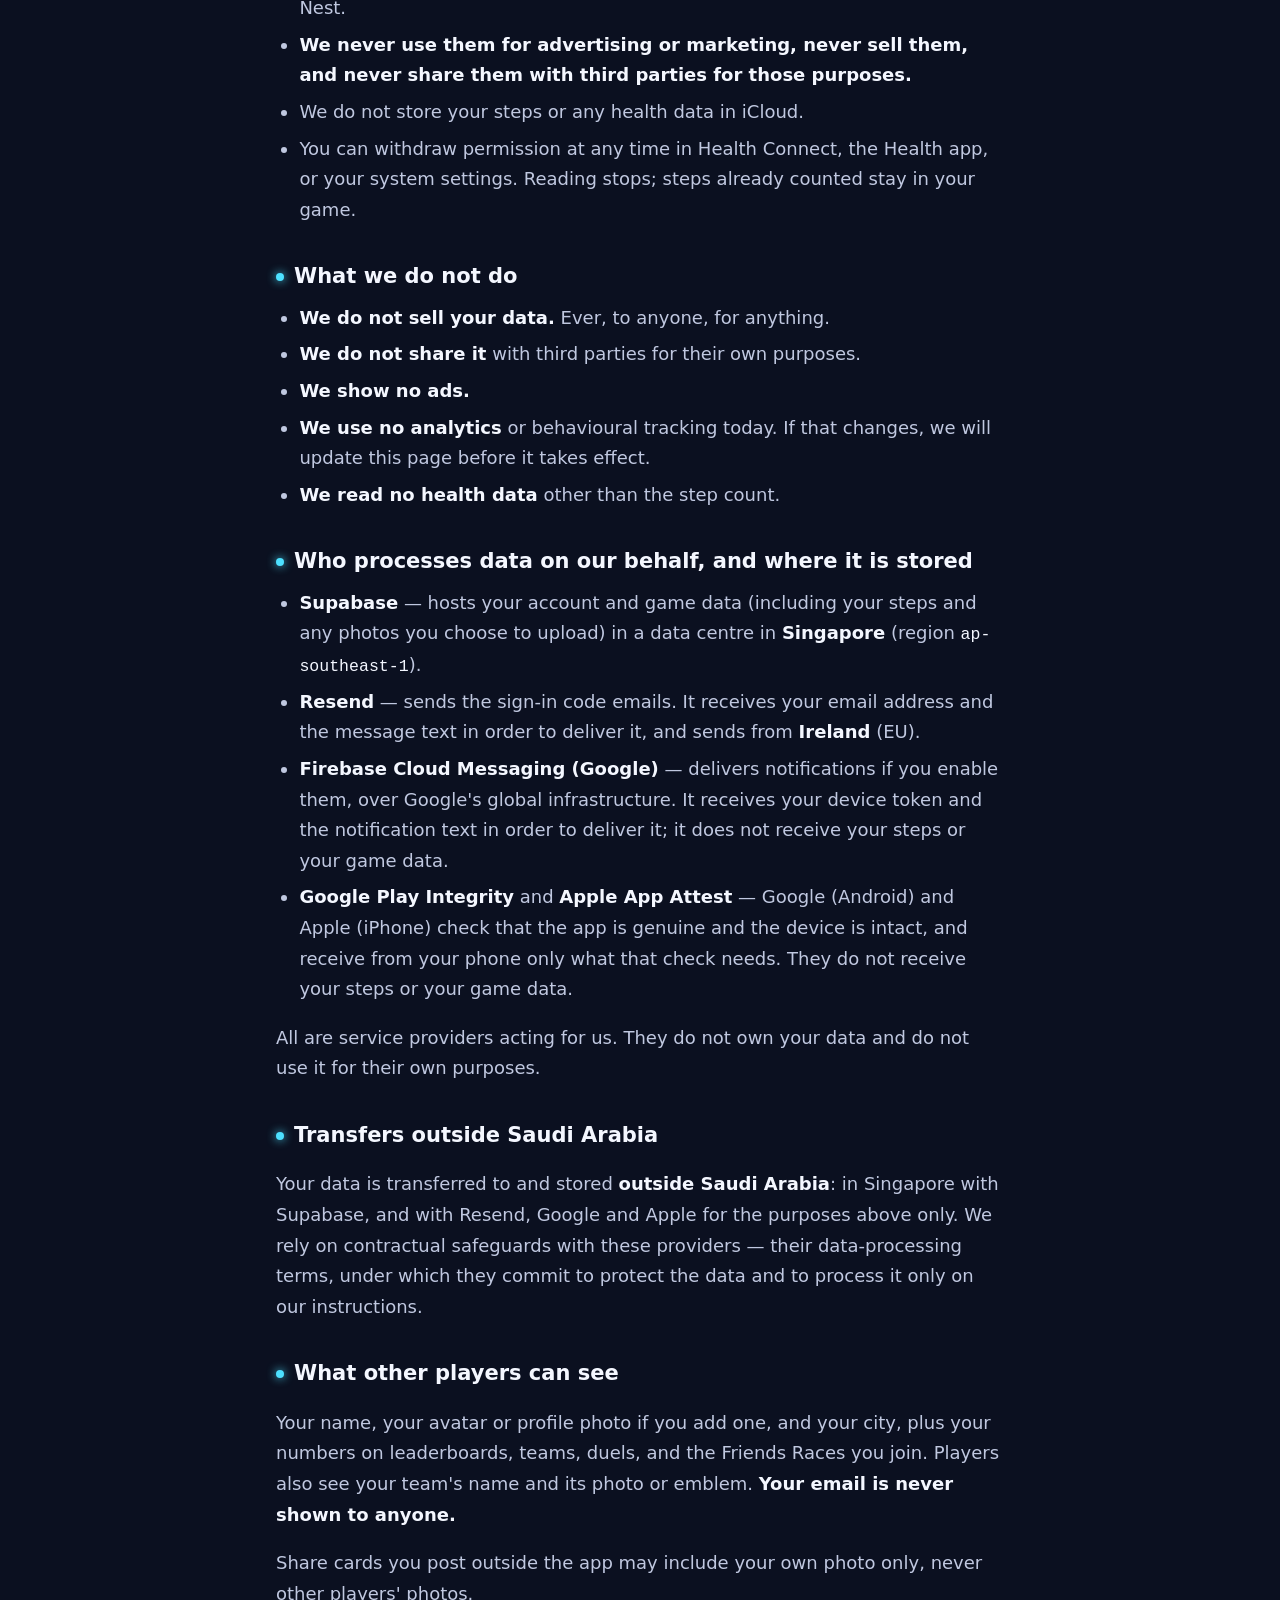
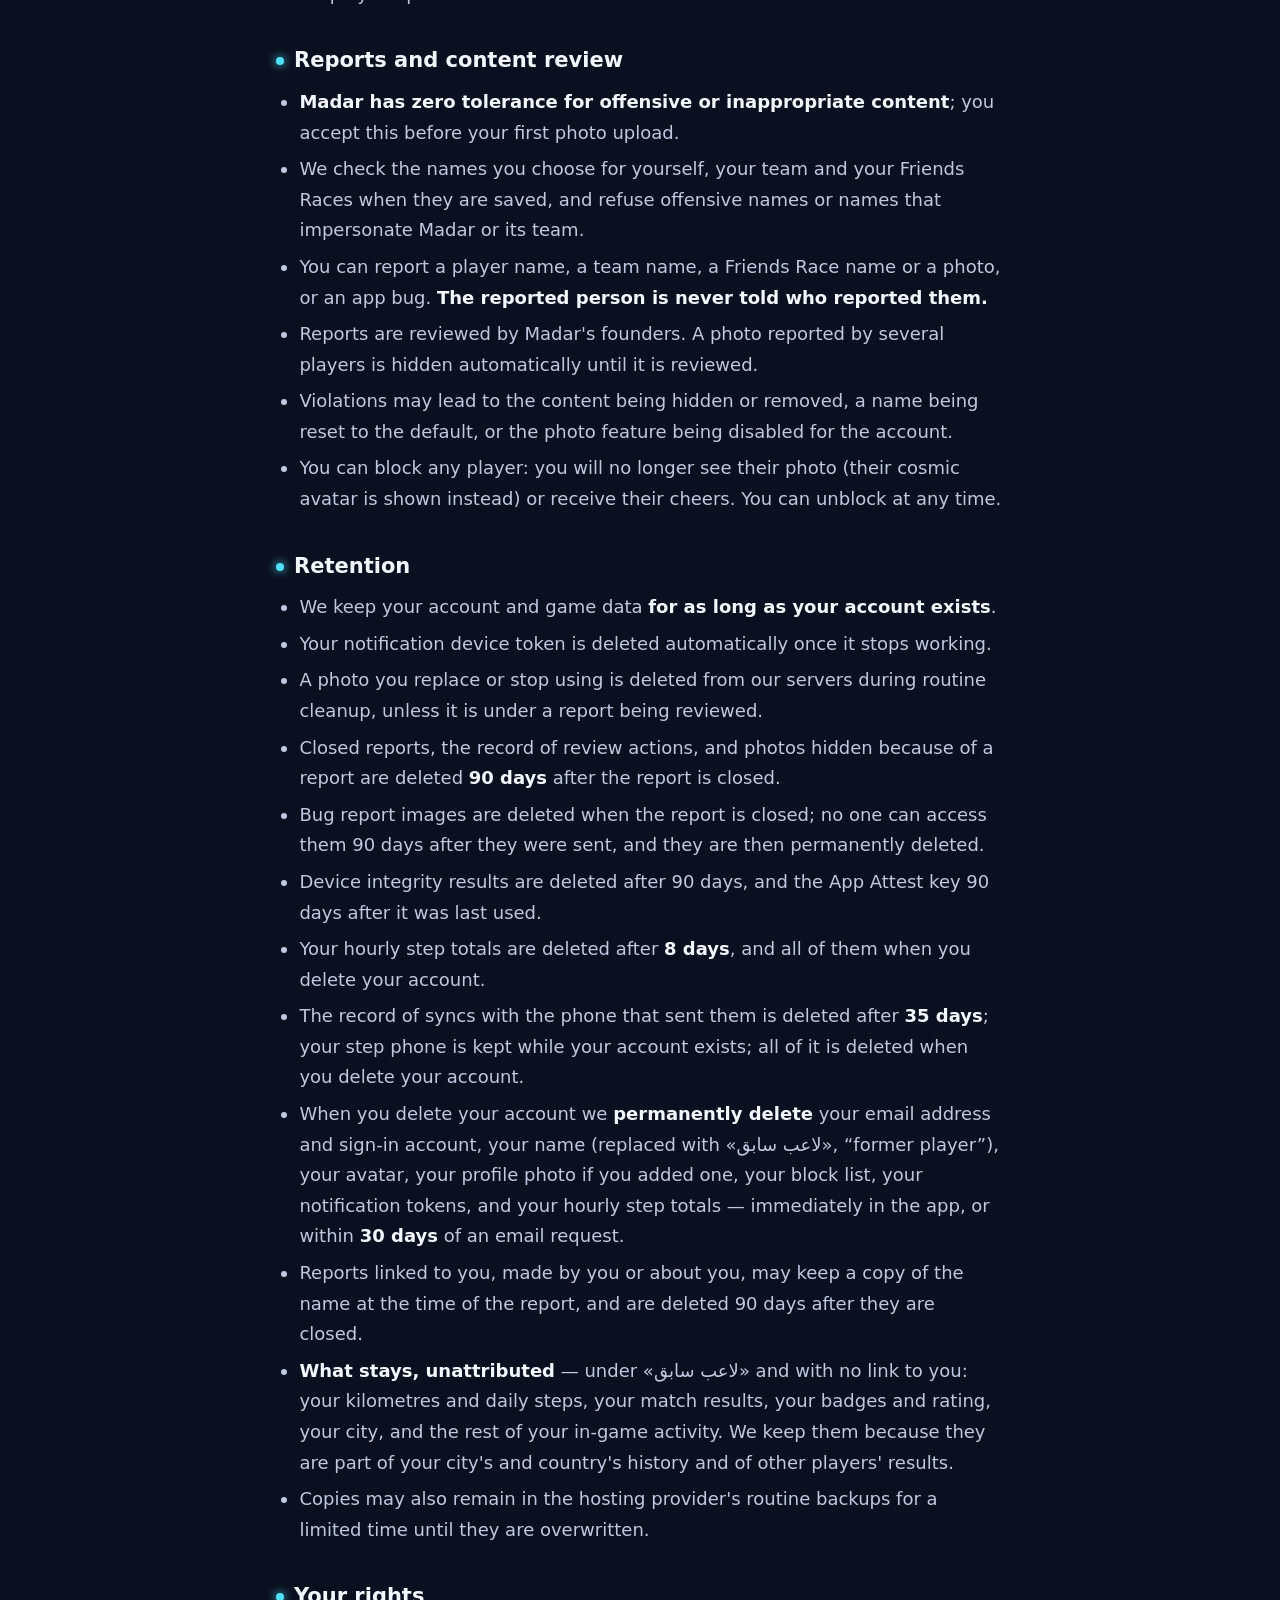
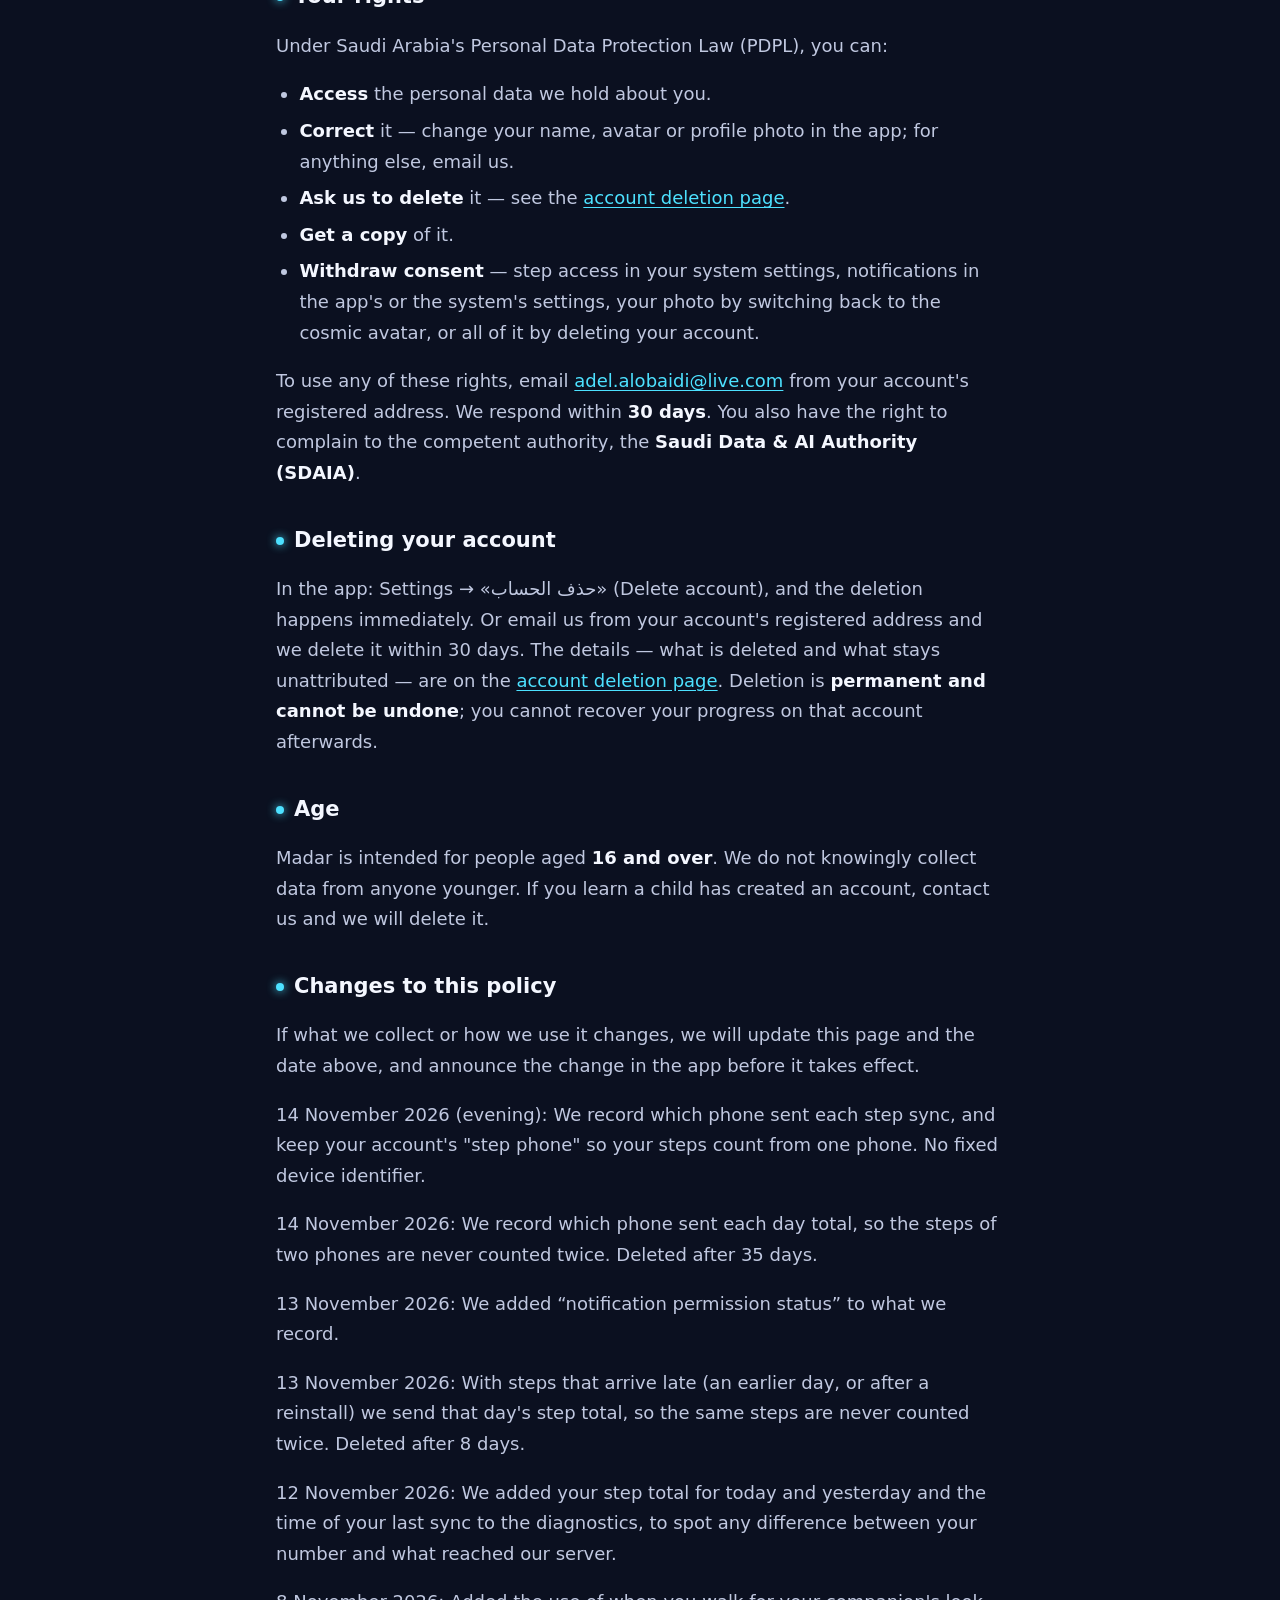
<file: madar/privacy/index.html>
<!doctype html>
<html lang="ar" dir="rtl">
<head>
  <meta charset="utf-8">
  <meta name="viewport" content="width=device-width, initial-scale=1">
  <meta http-equiv="Content-Security-Policy" content="default-src 'none'; style-src 'self'; font-src 'self'; img-src 'self' data:; base-uri 'none'; form-action 'none'">
  <meta name="referrer" content="no-referrer">
  <title>سياسة خصوصية مدار · Madar Privacy Policy</title>
  <meta name="description" content="سياسة خصوصية مدار: ما نجمعه، وأين يُخزَّن، وحقوقك. Madar privacy policy: what we collect, where it is stored, and your rights.">
  <link rel="icon" href="data:image/svg+xml,%3Csvg xmlns='http://www.w3.org/2000/svg' viewBox='0 0 64 64'%3E%3Crect width='64' height='64' rx='14' fill='%230b1020'/%3E%3Ccircle cx='32' cy='32' r='15' fill='%23f4f7ff'/%3E%3Ccircle cx='38' cy='27' r='15' fill='%230b1020'/%3E%3Ccircle cx='48' cy='16' r='3' fill='%234de1ff'/%3E%3C/svg%3E">
  <link rel="stylesheet" href="../../assets/site.css">
</head>
<body>
  <div class="page">
    <header class="top">
      <a class="brand" href="../../" lang="en" dir="ltr">Aryo<span>lab</span></a>
      <a class="lang-jump" href="#en" lang="en">English</a>
    </header>

    <main>
      <article>
        <h1>سياسة خصوصية مدار</h1>
        <p class="updated">آخر تحديث: ١٤ نوفمبر ٢٠٢٦</p>

        <h2>مدار لعبة، لا تطبيق صحّي</h2>
        <p>مدار لعبة مشي اجتماعية من <span lang="en">Aryolab</span>. خطواتك فيها <strong>مُدخَل لعب</strong> — وقود لرحلة مدينتك ودولتك نحو القمر. نحن لا نقدّم نصائح صحية ولا نحلّل لياقتك، ولا نقرأ من بياناتك الصحية شيئاً غير <strong>عدد الخطوات</strong>.</p>

        <h2>ما نجمعه</h2>
        <p><strong>حسابك.</strong> بريدك الإلكتروني فقط، لتسجيل الدخول برمز يُرسل إليه. لا كلمة مرور.</p>
        <p><strong>ملفك في اللعبة.</strong> الاسم الذي تختاره، مدينتك ودولتك، وصورتك الرمزية المختارة من مجموعة داخل اللعبة، أو صورة شخصية إن اخترت إضافتها.</p>
        <p><strong>صورتك وصورة فريقك (اختيارية).</strong> إن اخترت صورة من جهازك لملفك، أو اختار قائد فريقك صورة للفريق، نصغّرها ونضغطها على جهازك قبل رفعها (نحو ٢٥٦×٢٥٦ بكسل)، ولا نرفع إلا الصورة التي تختارها؛ لا نصل إلى بقية صورك. ويبقى الرمز الكوني بديلاً متاحاً دائماً.</p>
        <p><strong>البلاغات والحظر.</strong> إن أبلغت عن اسم أو صورة، نحفظ البلاغ مع هويتك كمبلِّغ وأي ملاحظة تكتبها. وإن أبلغت عن خلل في التطبيق، نرفق معه رقم نسخة التطبيق وطراز جهازك ونظام تشغيله لنتمكن من إصلاحه. ويمكنك أن ترفق مع بلاغ الخلل حتى ثلاث صور تختارها بنفسك من معرض صورك. لا يفتح مدار المعرض إلا عندما تضغط «أرفق صورة»، ولا يقرأ أي صورة أخرى. نصغّر الصورة على جهازك ونحذف منها البيانات المضمّنة فيها، مثل الموقع، قبل إرسالها. تُحفظ في مخزن خاص لا يطّلع عليه إلا فريق مدار، ونستخدمها فقط لفهم المشكلة وإصلاحها. إرفاق الصور اختياري، فتجنّب صوراً فيها معلومات شخصية. ونحفظ قائمة اللاعبين الذين حظرتهم.</p>
        <p><strong>خطواتك.</strong> عدد الخطوات فقط — لا نبض، لا نوم، لا وزن، لا موقع. التفاصيل في القسم التالي.</p>
        <p><strong>نشاطك داخل اللعبة.</strong> ما ينتج عن لعبك: خطواتك اليومية، مسافاتك، فرقك، مبارزاتك ونتائجها، تشجيعاتك لزملائك، اكتشافاتك في «سمائي»، أوسمتك ومهامك.</p>
        <p><strong>معرّف الجهاز للإشعارات.</strong> إن فعّلت الإشعارات، نخزّن رمزاً يصدره جهازك لنتمكن من إيصال الإشعار إليه. لا يكشف هويتك ولا يُستخدم لأي غرض آخر، ويُحذف تلقائياً حين يبطل.</p>
        <p><strong>حالة إذن الإشعارات.</strong> نسجّل هل الإشعارات مسموحة لمدار على جهازك، وهل عرضنا عليك طلب تفعيلها، وهل اكتمل تسجيل جهازك لاستقبالها. نستخدم ذلك فقط لنعرف لماذا لا تصل الإشعارات لبعض اللاعبين ونصلحه. نحتفظ بها ٩٠ يوماً من آخر استخدام، وتُحذف مع حذف حسابك.</p>
        <p><strong>سجلات تقنية.</strong> يحتفظ مزوّد الاستضافة بسجلات تقنية قصيرة الأمد للطلبات (مثل عنوان الإنترنت ووقت الطلب) لتشغيل الخدمة وحمايتها. لا نستخدمها لتتبّعك.</p>
        <p><strong>التحقق من سلامة الجهاز والتطبيق.</strong> مرة في اليوم تقريباً، يطلب مدار من جوالك إثباتاً بأن التطبيق نسخة أصلية من مدار وأن الجهاز غير معدّل: على أندرويد عبر خدمة <span lang="en">Play Integrity</span> من <span lang="en">Google</span>، وعلى آيفون عبر <span lang="en">App Attest</span> من <span lang="en">Apple</span>. نحفظ النتيجة فقط (سليم، أو أساسي، أو غير سليم، أو تعذّر التحقق) مع التسميات التي تعيدها <span lang="en">Google</span> أو <span lang="en">Apple</span>، ورقم نسخة التطبيق ووقت الفحص. وعلى آيفون نحفظ أيضاً مفتاحاً عاماً أنشأه جوالك لمدار وعدّاده، لنتحقق من المرات التالية، وهذا المفتاح خاص بمدار ولا يعرّف جهازك. لا نحفظ رمز التحقق نفسه، ولا يتضمن اسمك أو رقمك أو موقعك أو خطواتك. نستخدم ذلك لعدالة المنافسة فقط (كشف النسخ المعدّلة والمحاكيات)، وهو حالياً للمراقبة فقط ولا يغيّر خطوات أحد ولا ترتيبه.</p>

        <h2>بيانات الخطوات والصحة</h2>
        <ul>
          <li>نقرأ عدد خطواتك من <span lang="en">Health Connect</span> على أندرويد، أو من تطبيق «الصحة» (<span lang="en">HealthKit</span>) على آيفون، أو من عدّاد الحركة في جهازك — <strong>بعد إذنك الصريح فقط</strong>.</li>
          <li><strong>نقرأ فقط:</strong> لا نكتب ولا نعدّل أي بيانات في <span lang="en">Health Connect</span> أو في تطبيق «الصحة».</li>
          <li><strong>متى نقرأ خطواتك.</strong> نقرأ عدد خطواتك فقط بعد إذنك الصريح. وبإذنك أيضًا، يقرأ مدار <strong>عدد خطواتك فقط في الخلفية، مرة كل ساعة تقريبًا، حتى لو كان التطبيق مغلقًا</strong>، ليبقى تقدّم فريقك اليومي محدَّثًا على الخادم قبل احتسابه. لا نقرأ في الخلفية أي شيء آخر: لا موقع، ولا بيانات صحية أخرى.
            <strong>يمكنك إيقاف القراءة في الخلفية متى شئت:</strong>
            <ul>
              <li>على أندرويد من <span lang="en">Health Connect</span> ← التطبيقات ← مدار ← إيقاف «الوصول إلى البيانات في الخلفية»، أو بسحب إذن الخطوات كاملًا؛</li>
              <li>على آيفون من الإعدادات ← الصحة ← الوصول إلى البيانات والأجهزة ← مدار.</li>
            </ul>
            إذا أوقفتها، يبقى مدار يقرأ خطواتك فقط عندما تفتح التطبيق.</li>
          <li><strong>وقت مشيك، لرفيقك في «العش».</strong> إن كان لك رفيق، يأخذ شكله «الفجري» أو «الليلي» من الوقت الذي تمشي فيه عادةً. لنعرف ذلك نستخدم أمرين:
            <ul>
              <li>أوقات دفعات الخطوات التي يرسلها مدار أصلاً إلى خادمنا (متى بدأت كل دفعة ومتى انتهت)؛</li>
              <li>و<strong>مجموع خطواتك لكل ساعة</strong> من أمس واليوم، رقماً واحداً لكل ساعة (مثلاً: ٤٢٠ خطوة بين ٦ و٧ صباحاً). يرسله مدار <strong>عند فتح التطبيق فقط</strong>، لا من القراءة في الخلفية، ويقرؤه من <span lang="en">Health Connect</span> أو تطبيق «الصحة». إن كانت خطواتك من عدّاد الحركة في جهازك فلا نرسل مجاميع ساعية.</li>
            </ul>
            لا نرسل أوقات خطواتك بدقة أدق من الساعة، ولا موقعاً، ولا أي بيانات صحية أخرى. ونستخدم ذلك لشكل رفيقك فقط، لا لغيره، ولا يراه أي لاعب آخر.</li>
          <li>بيانات تشخيص بسيطة: شركة جوالك وموديله وإصدار نظامه، وكم مرة اشتغلت المزامنة في الخلفية، وهل وصلتك إشعاراتنا، ومجموع خطوات يومك وأمس كما يظهر في الرئيسية، ووقت آخر مزامنة حتى لو لم تكن فيها خطوات جديدة. نستخدمها فقط لإصلاح تأخر وصول الخطوات واكتشاف أي فرق بين رقمك وما وصل خادمنا، ولا نربطها بإعلانات.</li>
          <li>عندما تصلنا خطواتٌ متأخرة — خطوات يوم سابق، أو أول خطوات بعد إعادة تثبيت التطبيق أو تغيير الجوال — نرسل معها مجموع خطوات ذلك اليوم كما تسجّله <span lang="en">Health Connect</span> أو تطبيق «الصحة»: رقم واحد لليوم. وعلى الجوالات التي يحفظ تطبيق الصحة فيها خطوات اليوم كله في سجل واحد (مثل <span lang="en">Samsung Health</span>) يُرسَل مجموع اليوم مع كل مزامنة لذلك اليوم. نستخدمه لغرض واحد: ألّا تُحتسب الخطوات نفسها مرتين. يُحذف بعد ٨ أيام ومع حذف حسابك، ولا يراه أي لاعب آخر.</li>
          <li>نسجّل مع كل مزامنة خطوات يرسلها مدار (المزامنة العادية ومجموع اليوم) أيَّ جلسة دخول أرسلتها، يعني أي جوال، حتى لا تُحتسب خطوات جوالين مرتين إذا كان حسابك مسجّلاً على أكثر من جوال. ونحفظ لحسابك «جوال الخطوات»: جلسة الدخول التي تُحتسب منها خطواتك، وطراز ذلك الجوال ونظامه. يظهر لك طراز جوال الخطوات على جوالاتك الأخرى فقط، ولا يراه أي لاعب آخر. ولا نجمع لهذا أي معرّف ثابت لجهازك. وإذا أرسل جوال ثانٍ مجموعاً أكبر لنفس اليوم، لا يُحتسب الفرق تلقائياً بل ينتظر المراجعة. نحتفظ بسجل المزامنات ٣٥ يوماً، وبـ«جوال الخطوات» ما دام حسابك موجوداً، ويُحذف كله مع حذف حسابك.</li>
          <li>تُرسَل أعداد خطواتك إلى خادمنا وتُستخدم <strong>للّعب فقط</strong>: مسافتك، وسباق مدينتك ودولتك نحو القمر، والمبارزات وتحديات الفرق، وسلاسلك وأوسمتك ومهامك، ورفيقك في «العش».</li>
          <li><strong>لا نستخدمها أبداً للإعلان أو التسويق، ولا نبيعها، ولا نشاركها مع أي طرف ثالث لهذه الأغراض.</strong></li>
          <li>لا نخزّن خطواتك ولا أي بيانات صحية في <span lang="en">iCloud</span>.</li>
          <li>يمكنك سحب الإذن في أي وقت من إعدادات <span lang="en">Health Connect</span> أو تطبيق «الصحة» أو إعدادات نظامك؛ فتتوقف القراءة، ويبقى ما احتُسب سابقاً في لعبك.</li>
        </ul>

        <h2>ما لا نفعله</h2>
        <ul>
          <li><strong>لا نبيع بياناتك.</strong> أبداً، لأي جهة، بأي مقابل.</li>
          <li><strong>لا نشاركها</strong> مع أي طرف ثالث لأغراضه.</li>
          <li><strong>لا نعرض إعلانات.</strong></li>
          <li><strong>لا نستخدم أي تحليلات</strong> أو تتبّع سلوكي حالياً. إن تغيّر ذلك، سنحدّث هذه الصفحة قبل التفعيل.</li>
          <li><strong>لا نقرأ أي بيانات صحية</strong> غير عدد الخطوات.</li>
        </ul>

        <h2>من يعالج بياناتك نيابةً عنا، وأين تُخزَّن</h2>
        <ul>
          <li><strong lang="en">Supabase</strong> — يستضيف حسابك وبيانات لعبك (ومنها خطواتك والصور التي تختار رفعها)، في مركز بيانات في <strong>سنغافورة</strong> (المنطقة <code>ap-southeast-1</code>).</li>
          <li><strong lang="en">Resend</strong> — يرسل رسائل رمز الدخول إلى بريدك. يتلقّى بريدك الإلكتروني ونصّ الرسالة لإيصالها، ويرسلها من <strong>أيرلندا</strong> (الاتحاد الأوروبي).</li>
          <li><strong lang="en">Firebase Cloud Messaging (Google)</strong> — يوصل الإشعارات إن فعّلتها، عبر بنية <span lang="en">Google</span> التحتية حول العالم. يتلقّى معرّف جهازك ونصّ الإشعار لإيصاله، ولا يتلقّى خطواتك ولا بيانات لعبك.</li>
          <li><strong lang="en">Google Play Integrity</strong> و<strong lang="en">Apple App Attest</strong>: تتحقق <span lang="en">Google</span> (أندرويد) و<span lang="en">Apple</span> (آيفون) من أن التطبيق أصلي وأن الجهاز سليم، وتتلقيان من جوالك ما يلزم لهذا الفحص فقط. ولا تتلقيان خطواتك ولا بيانات لعبك.</li>
        </ul>
        <p>هؤلاء مزوّدو خدمة يعملون لحسابنا، لا يملكون بياناتك ولا يستخدمونها لأغراضهم.</p>

        <h2>نقل البيانات خارج المملكة العربية السعودية</h2>
        <p>تُنقل بياناتك وتُخزَّن <strong>خارج المملكة العربية السعودية</strong>: في سنغافورة لدى <span lang="en">Supabase</span>، ولدى <span lang="en">Resend</span> و<span lang="en">Google</span> و<span lang="en">Apple</span> للأغراض المذكورة أعلاه فقط. ونعتمد في ذلك على ضمانات تعاقدية مع هؤلاء المزوّدين، هي شروط معالجة البيانات التي يلتزمون فيها بحمايتها وبمعالجتها وفق تعليماتنا فقط.</p>

        <h2>ما يراه اللاعبون الآخرون</h2>
        <p>اسمك، وصورتك الرمزية أو صورتك الشخصية إن أضفتها، ومدينتك، وأرقامك في اللوحات والفرق والمبارزات وسباقات الأصحاب التي تنضم إليها. ويرى اللاعبون كذلك اسم فريقك وصورته أو شعاره. <strong>بريدك لا يظهر لأحد إطلاقاً.</strong></p>
        <p>بطاقات المشاركة التي تنشرها أنت خارج التطبيق قد تتضمن صورتك أنت فقط، ولا تتضمن صور لاعبين آخرين.</p>

        <h2>البلاغات ومراجعة المحتوى</h2>
        <ul>
          <li><strong>لا مكان في مدار للمحتوى المسيء أو غير اللائق</strong>، وتقبل ذلك قبل أول صورة ترفعها.</li>
          <li>نفحص الأسماء التي تختارها لك ولفريقك ولسباقات الأصحاب عند حفظها، ونرفض الأسماء المسيئة أو التي تنتحل صفة مدار أو فريقه.</li>
          <li>يمكنك الإبلاغ عن اسم لاعب أو اسم فريق أو اسم سباق أصحاب أو صورة، أو عن خلل في التطبيق. <strong>لا نُطلع الشخص المبلَّغ عنه على هوية من أبلغ عنه.</strong></li>
          <li>يراجع البلاغاتِ مؤسسا مدار. وإن أبلغ عن صورة أكثرُ من لاعب، تُخفى تلقائياً إلى أن تُراجَع.</li>
          <li>قد يؤدي المحتوى المخالف إلى إخفائه أو حذفه، أو إعادة الاسم إلى الاسم الافتراضي، أو إيقاف ميزة الصور على الحساب.</li>
          <li>يمكنك حظر أي لاعب: لن ترى صورته (يظهر لك رمزه الكوني)، ولن تصلك تشجيعاته. وتلغي الحظر متى شئت.</li>
        </ul>

        <h2>مدة الاحتفاظ</h2>
        <ul>
          <li>نحتفظ ببيانات حسابك ولعبك <strong>ما دام حسابك قائماً</strong>.</li>
          <li>معرّف جهازك للإشعارات يُحذف تلقائياً حين يبطل.</li>
          <li>الصورة التي تستبدلها أو تتوقف عن استخدامها تُحذف من خوادمنا في التنظيف الدوري، ما لم تكن موضوع بلاغ قيد المراجعة.</li>
          <li>البلاغات المغلقة وسجل إجراءات المراجعة، والصور المخفية بسبب بلاغ، تُحذف بعد <strong>٩٠ يوماً</strong> من إغلاق البلاغ.</li>
          <li>صور بلاغات الأخطاء تُحذف عند إغلاق البلاغ، ولا يمكن لأحد الاطلاع عليها بعد ٩٠ يوماً من إرسالها، ثم تُحذف نهائياً.</li>
          <li>نتائج التحقق من سلامة الجهاز تُحذف بعد ٩٠ يوماً، ومفتاح <span lang="en">App Attest</span> يُحذف بعد ٩٠ يوماً من آخر استخدام.</li>
          <li>مجاميع خطواتك لكل ساعة تُحذف بعد <strong>٨ أيام</strong>، وتُحذف كلها عند حذف حسابك.</li>
          <li>سجل المزامنات مع الجوال الذي أرسلها يُحذف بعد <strong>٣٥ يوماً</strong>، و«جوال الخطوات» يبقى ما دام حسابك موجوداً، ويُحذف كله عند حذف حسابك.</li>
          <li>عند حذف حسابك <strong>نحذف نهائياً</strong>: بريدك الإلكتروني وحساب الدخول، واسمك (يُستبدل بـ«لاعب سابق»)، وصورتك الرمزية، وصورتك الشخصية إن أضفتها، وقائمة من حظرتهم، ورموز الإشعارات على أجهزتك، ومجاميع خطواتك لكل ساعة — فوراً من داخل التطبيق، أو خلال <strong>٣٠ يوماً</strong> من طلب بالبريد.</li>
          <li>أما البلاغات المرتبطة بك، مقدَّمةً منك أو عنك، فقد تبقى فيها نسخة من الاسم وقت البلاغ، وتُحذف بعد ٩٠ يوماً من إغلاقها.</li>
          <li><strong>ويبقى دون أن يُنسب إليك</strong>، باسم «لاعب سابق» ودون أي رابط بك: كيلومتراتك وخطواتك اليومية، ونتائج مبارياتك، وأوسمتك وتصنيفك، ومدينتك، وبقية نشاطك داخل اللعبة. نُبقيها لأنها جزء من تاريخ مدينتك ودولتك ومن نتائج اللاعبين الآخرين.</li>
          <li>وقد تبقى نسخ من بياناتك في النسخ الاحتياطية الدورية لدى مزوّد الاستضافة مدةً محدودة حتى يُكتب فوقها.</li>
        </ul>

        <h2>حقوقك</h2>
        <p>بموجب نظام حماية البيانات الشخصية في المملكة العربية السعودية، لك أن:</p>
        <ul>
          <li><strong>تطّلع</strong> على بياناتك الشخصية لدينا.</li>
          <li><strong>تصحّحها</strong> — اسمك وصورتك الرمزية أو الشخصية تغيّرها من داخل التطبيق، ولغيرها راسلنا.</li>
          <li><strong>تطلب حذفها</strong> — انظر <a href="../delete-account/">صفحة حذف الحساب</a>.</li>
          <li><strong>تحصل على نسخة</strong> منها.</li>
          <li><strong>تسحب موافقتك</strong> — إذن الخطوات من إعدادات نظامك، والإشعارات من إعدادات التطبيق أو النظام، وصورتك بالعودة إلى الرمز الكوني، أو كل ذلك بحذف حسابك.</li>
        </ul>
        <p>لممارسة أيٍّ من هذه الحقوق راسلنا من البريد المسجّل في حسابك على <a class="mail" href="mailto:adel.alobaidi@live.com">adel.alobaidi@live.com</a>، ونردّ خلال <strong>٣٠ يوماً</strong>. ويحق لك تقديم شكوى إلى الجهة المختصة: <strong>الهيئة السعودية للبيانات والذكاء الاصطناعي (سدايا)</strong>.</p>

        <h2>حذف حسابك</h2>
        <p>من داخل التطبيق: الإعدادات ← «حذف الحساب»، ويتم الحذف فوراً. أو راسلنا من البريد المسجّل في حسابك، فنحذفه خلال ٣٠ يوماً. التفاصيل — ما يُحذف وما يبقى دون أن يُنسب إليك — في <a href="../delete-account/">صفحة حذف الحساب</a>. الحذف <strong>نهائي ولا يمكن التراجع عنه</strong>، ولا يمكنك بعده استعادة تقدّمك في هذا الحساب.</p>

        <h2>الأعمار</h2>
        <p>مدار موجّه لمن أعمارهم <strong>١٦ عاماً فأكثر</strong>. لا نجمع بيانات عمداً ممن هم دون ذلك. إن علمت أن طفلاً أنشأ حساباً، راسلنا وسنحذفه.</p>

        <h2>تغييرات هذه السياسة</h2>
        <p>إن تغيّر ما نجمعه أو كيف نستخدمه، سنحدّث هذه الصفحة وتاريخها أعلاه، ونعلن التغيير داخل التطبيق قبل سريانه.</p>
        <p>١٤ نوفمبر ٢٠٢٦ (مساءً): نسجّل مع كل مزامنة خطوات أيّ جوال أرسلها، ونحفظ لحسابك «جوال الخطوات» حتى تُحتسب خطواتك من جوال واحد. بلا معرّف ثابت للجهاز.</p>
        <p>١٤ نوفمبر ٢٠٢٦: نسجّل مع مجموع اليوم أيّ جوال أرسله، حتى لا تُحتسب خطوات جوالين مرتين. يُحذف بعد ٣٥ يوماً.</p>
        <p>١٣ نوفمبر ٢٠٢٦: أضفنا «حالة إذن الإشعارات» إلى ما نسجّله.</p>
        <p>١٣ نوفمبر ٢٠٢٦: مع الخطوات التي تصل متأخرة (يوم سابق، أو بعد إعادة التثبيت) نرسل مجموع خطوات ذلك اليوم، حتى لا تُحتسب الخطوات نفسها مرتين. يُحذف بعد ٨ أيام.</p>
        <p>١٢ نوفمبر ٢٠٢٦: أضفنا إلى بيانات التشخيص مجموع خطوات يومك وأمس ووقت آخر مزامنة، لاكتشاف أي فرق بين رقمك وما وصل خادمنا.</p>
        <p>٨ نوفمبر ٢٠٢٦: أضفنا استخدام وقت مشيك لشكل رفيقك في «العش»، ومجموع خطواتك لكل ساعة (عند فتح التطبيق فقط، ويُحذف بعد ٨ أيام).</p>
        <p>٣ نوفمبر ٢٠٢٦: أضفنا التحقق من سلامة الجهاز والتطبيق، للمراقبة فقط.</p>
        <p>٢ نوفمبر ٢٠٢٦: أضفنا قراءة الخطوات في الخلفية (بإذنك، مرة كل ساعة تقريباً)، وبيانات تشخيص بسيطة لإصلاح تأخر الخطوات، وإمكانية إرفاق صور مع بلاغ الخلل.</p>

        <h2>التواصل</h2>
        <p>للخصوصية وطلبات الحقوق: <a class="mail" href="mailto:adel.alobaidi@live.com">adel.alobaidi@live.com</a> — <span lang="en">Aryolab</span>.</p>
      </article>

      <hr class="divider">

      <article id="en" class="en" lang="en" dir="ltr">
        <h1>Madar Privacy Policy</h1>
        <p class="updated">Last updated: 14 November 2026</p>

        <h2>Madar is a game, not a health app</h2>
        <p>Madar is a social walking game by Aryolab. Your steps are <strong>game input</strong> — fuel for your city's and country's journey to the Moon. We give no health advice, assess no fitness, and read nothing from your health data except the <strong>step count</strong>.</p>

        <h2>What we collect</h2>
        <p><strong>Your account.</strong> Your email address only, used to sign you in with a one-time code. No password.</p>
        <p><strong>Your game profile.</strong> The name you choose, your city and country, and an avatar picked from an in-game set, or a profile photo if you choose to add one.</p>
        <p><strong>Your photo and your team's photo (optional).</strong> If you pick a photo from your device for your profile, or your team leader picks one for the team, it is resized and compressed on your device (about 256×256 px) before upload. Only the photo you choose is uploaded; we do not access the rest of your library. The cosmic avatar is always available instead.</p>
        <p><strong>Reports and blocks.</strong> If you report a name or a photo, we keep the report with your account as the reporter and any note you add. If you report an app bug, we attach the app version, your device model and OS version so we can fix it. You can also attach up to three images to a bug report, chosen by you from your photo library. Madar opens your photo library only when you tap "Attach an image", and reads no other photo. The image is resized on your device and its embedded data, such as location, is removed before it is sent. It is kept in private storage that only the Madar team can access, and used only to understand and fix the problem. Attaching images is optional, so avoid images that contain personal information. We also keep the list of players you have blocked.</p>
        <p><strong>Your steps.</strong> The step count only — no heart rate, sleep, weight, or location. Details in the next section.</p>
        <p><strong>Your in-game activity.</strong> What your play produces: daily steps, distances, teams, duels and their results, cheers you send teammates, your «سمائي» sky discoveries, badges and quests.</p>
        <p><strong>A device token for notifications.</strong> If you enable notifications, we store a token your device issues so we can deliver them. It does not identify you personally, is used for nothing else, and is deleted automatically once it stops working.</p>
        <p><strong>Notification permission status.</strong> We record whether notifications are allowed for Madar on your device, whether we showed you the request to turn them on, and whether your device finished registering to receive them. We use this only to find out why notifications do not reach some players and fix it. We keep it for 90 days after your last use, and it is deleted when you delete your account.</p>
        <p><strong>Technical logs.</strong> Our hosting provider keeps short-lived technical logs of requests (such as IP address and time) to run and protect the service. We do not use them to track you.</p>
        <p><strong>Device and app integrity checks.</strong> About once a day, Madar asks your phone for proof that the app is a genuine copy of Madar and that the device has not been modified: on Android through Google's Play Integrity service, and on iPhone through Apple's App Attest. We keep only the result (genuine, basic, not genuine, or could not check) together with the labels Google or Apple return, the app version and the time of the check. On iPhone we also keep a public key your phone created for Madar and its counter, so later checks can be verified; this key is specific to Madar and does not identify your device. We do not keep the check token itself, and it contains no name, number, location or steps. We use this only for fair competition (detecting modified copies and emulators); for now it is monitoring only and does not change anyone's steps or ranking.</p>

        <h2>Step and health data</h2>
        <ul>
          <li>We read your step count from Health Connect on Android, the Health app (HealthKit) on iPhone, or your device's motion sensor — <strong>only after your explicit permission</strong>.</li>
          <li><strong>Read only:</strong> we never write or change any data in Health Connect or the Health app.</li>
          <li><strong>When we read your steps.</strong> We read your step count only after your explicit permission. With your permission, Madar also reads <strong>your step count only, in the background, about once an hour, even when the app is closed</strong>, so your team's daily progress is up to date on our server before it is counted. Nothing else is read in the background: no location, no other health data.
            <strong>You can turn background reading off at any time:</strong>
            <ul>
              <li>on Android in Health Connect → Apps → Madar → turn off "Access data in the background", or remove the step permission entirely;</li>
              <li>on iPhone in Settings → Health → Data Access &amp; Devices → Madar.</li>
            </ul>
            If you turn it off, Madar reads your steps only while you have the app open.</li>
          <li><strong>When you walk, for your companion in the Nest.</strong> If you have a companion, it takes its "dawn" or "night" look from the time of day you usually walk. To know that we use two things:
            <ul>
              <li>the times of the step batches Madar already sends to our server (when each batch started and ended);</li>
              <li>and <strong>your step total for each hour</strong> of yesterday and today, one number per hour (for example: 420 steps between 6 and 7 am). Madar sends it <strong>only while you have the app open</strong>, never from the background reading, and reads it from Health Connect or the Health app. If your steps come from your device's motion sensor, no hourly totals are sent.</li>
            </ul>
            We never send the timing of your steps more finely than the hour, no location, and no other health data. We use it only for your companion's look, for nothing else, and no other player can see it.</li>
          <li>Simple diagnostics: your phone's maker, model and OS version, how often background sync ran, whether our notifications reached you, your step total for today and yesterday as your Home screen shows it, and the time of your last sync even when it carried no new steps. Used only to fix late step delivery and to spot any difference between your number and what reached our server, never for ads.</li>
          <li>When steps reach us late — steps of an earlier day, or your first steps after you reinstall the app or change phones — we send with them your step total for that day as Health Connect or the Health app records it: one number for the day. On phones whose health app keeps the whole day's steps in a single record (Samsung Health, for example), the day's total is sent with every sync of that day. We use it for one purpose: so the same steps are never counted twice. It is deleted after 8 days and when you delete your account, and no other player can see it.</li>
          <li>With every step sync Madar sends (the regular sync and the day total), we record which sign-in session sent it, that is, which phone, so the steps of two phones are never counted twice if your account is signed in on more than one phone. We also keep your account's "step phone": the sign-in session your steps are counted from, and that phone's model and operating system. Only you see your step phone's model, on your other phones; no other player can see it. We collect no fixed identifier of your device for this. If a second phone sends a higher total for the same day, the difference is not counted automatically but waits for review. We keep the sync record for 35 days and the step phone while your account exists; all of it is deleted when you delete your account.</li>
          <li>Your step counts are sent to our server and used <strong>only for gameplay</strong>: your distance, your city's and country's race to the Moon, duels and team challenges, and your streaks, badges and quests, and your companion in the Nest.</li>
          <li><strong>We never use them for advertising or marketing, never sell them, and never share them with third parties for those purposes.</strong></li>
          <li>We do not store your steps or any health data in iCloud.</li>
          <li>You can withdraw permission at any time in Health Connect, the Health app, or your system settings. Reading stops; steps already counted stay in your game.</li>
        </ul>

        <h2>What we do not do</h2>
        <ul>
          <li><strong>We do not sell your data.</strong> Ever, to anyone, for anything.</li>
          <li><strong>We do not share it</strong> with third parties for their own purposes.</li>
          <li><strong>We show no ads.</strong></li>
          <li><strong>We use no analytics</strong> or behavioural tracking today. If that changes, we will update this page before it takes effect.</li>
          <li><strong>We read no health data</strong> other than the step count.</li>
        </ul>

        <h2>Who processes data on our behalf, and where it is stored</h2>
        <ul>
          <li><strong>Supabase</strong> — hosts your account and game data (including your steps and any photos you choose to upload) in a data centre in <strong>Singapore</strong> (region <code>ap-southeast-1</code>).</li>
          <li><strong>Resend</strong> — sends the sign-in code emails. It receives your email address and the message text in order to deliver it, and sends from <strong>Ireland</strong> (EU).</li>
          <li><strong>Firebase Cloud Messaging (Google)</strong> — delivers notifications if you enable them, over Google's global infrastructure. It receives your device token and the notification text in order to deliver it; it does not receive your steps or your game data.</li>
          <li><strong>Google Play Integrity</strong> and <strong>Apple App Attest</strong> — Google (Android) and Apple (iPhone) check that the app is genuine and the device is intact, and receive from your phone only what that check needs. They do not receive your steps or your game data.</li>
        </ul>
        <p>All are service providers acting for us. They do not own your data and do not use it for their own purposes.</p>

        <h2>Transfers outside Saudi Arabia</h2>
        <p>Your data is transferred to and stored <strong>outside Saudi Arabia</strong>: in Singapore with Supabase, and with Resend, Google and Apple for the purposes above only. We rely on contractual safeguards with these providers — their data-processing terms, under which they commit to protect the data and to process it only on our instructions.</p>

        <h2>What other players can see</h2>
        <p>Your name, your avatar or profile photo if you add one, and your city, plus your numbers on leaderboards, teams, duels, and the Friends Races you join. Players also see your team's name and its photo or emblem. <strong>Your email is never shown to anyone.</strong></p>
        <p>Share cards you post outside the app may include your own photo only, never other players' photos.</p>

        <h2>Reports and content review</h2>
        <ul>
          <li><strong>Madar has zero tolerance for offensive or inappropriate content</strong>; you accept this before your first photo upload.</li>
          <li>We check the names you choose for yourself, your team and your Friends Races when they are saved, and refuse offensive names or names that impersonate Madar or its team.</li>
          <li>You can report a player name, a team name, a Friends Race name or a photo, or an app bug. <strong>The reported person is never told who reported them.</strong></li>
          <li>Reports are reviewed by Madar's founders. A photo reported by several players is hidden automatically until it is reviewed.</li>
          <li>Violations may lead to the content being hidden or removed, a name being reset to the default, or the photo feature being disabled for the account.</li>
          <li>You can block any player: you will no longer see their photo (their cosmic avatar is shown instead) or receive their cheers. You can unblock at any time.</li>
        </ul>

        <h2>Retention</h2>
        <ul>
          <li>We keep your account and game data <strong>for as long as your account exists</strong>.</li>
          <li>Your notification device token is deleted automatically once it stops working.</li>
          <li>A photo you replace or stop using is deleted from our servers during routine cleanup, unless it is under a report being reviewed.</li>
          <li>Closed reports, the record of review actions, and photos hidden because of a report are deleted <strong>90 days</strong> after the report is closed.</li>
          <li>Bug report images are deleted when the report is closed; no one can access them 90 days after they were sent, and they are then permanently deleted.</li>
          <li>Device integrity results are deleted after 90 days, and the App Attest key 90 days after it was last used.</li>
          <li>Your hourly step totals are deleted after <strong>8 days</strong>, and all of them when you delete your account.</li>
          <li>The record of syncs with the phone that sent them is deleted after <strong>35 days</strong>; your step phone is kept while your account exists; all of it is deleted when you delete your account.</li>
          <li>When you delete your account we <strong>permanently delete</strong> your email address and sign-in account, your name (replaced with «لاعب سابق», “former player”), your avatar, your profile photo if you added one, your block list, your notification tokens, and your hourly step totals — immediately in the app, or within <strong>30 days</strong> of an email request.</li>
          <li>Reports linked to you, made by you or about you, may keep a copy of the name at the time of the report, and are deleted 90 days after they are closed.</li>
          <li><strong>What stays, unattributed</strong> — under «لاعب سابق» and with no link to you: your kilometres and daily steps, your match results, your badges and rating, your city, and the rest of your in-game activity. We keep them because they are part of your city's and country's history and of other players' results.</li>
          <li>Copies may also remain in the hosting provider's routine backups for a limited time until they are overwritten.</li>
        </ul>

        <h2>Your rights</h2>
        <p>Under Saudi Arabia's Personal Data Protection Law (PDPL), you can:</p>
        <ul>
          <li><strong>Access</strong> the personal data we hold about you.</li>
          <li><strong>Correct</strong> it — change your name, avatar or profile photo in the app; for anything else, email us.</li>
          <li><strong>Ask us to delete</strong> it — see the <a href="../delete-account/#en">account deletion page</a>.</li>
          <li><strong>Get a copy</strong> of it.</li>
          <li><strong>Withdraw consent</strong> — step access in your system settings, notifications in the app's or the system's settings, your photo by switching back to the cosmic avatar, or all of it by deleting your account.</li>
        </ul>
        <p>To use any of these rights, email <a href="mailto:adel.alobaidi@live.com">adel.alobaidi@live.com</a> from your account's registered address. We respond within <strong>30 days</strong>. You also have the right to complain to the competent authority, the <strong>Saudi Data &amp; AI Authority (SDAIA)</strong>.</p>

        <h2>Deleting your account</h2>
        <p>In the app: Settings → «حذف الحساب» (Delete account), and the deletion happens immediately. Or email us from your account's registered address and we delete it within 30 days. The details — what is deleted and what stays unattributed — are on the <a href="../delete-account/#en">account deletion page</a>. Deletion is <strong>permanent and cannot be undone</strong>; you cannot recover your progress on that account afterwards.</p>

        <h2>Age</h2>
        <p>Madar is intended for people aged <strong>16 and over</strong>. We do not knowingly collect data from anyone younger. If you learn a child has created an account, contact us and we will delete it.</p>

        <h2>Changes to this policy</h2>
        <p>If what we collect or how we use it changes, we will update this page and the date above, and announce the change in the app before it takes effect.</p>
        <p>14 November 2026 (evening): We record which phone sent each step sync, and keep your account's "step phone" so your steps count from one phone. No fixed device identifier.</p>
        <p>14 November 2026: We record which phone sent each day total, so the steps of two phones are never counted twice. Deleted after 35 days.</p>
        <p>13 November 2026: We added “notification permission status” to what we record.</p>
        <p>13 November 2026: With steps that arrive late (an earlier day, or after a reinstall) we send that day's step total, so the same steps are never counted twice. Deleted after 8 days.</p>
        <p>12 November 2026: We added your step total for today and yesterday and the time of your last sync to the diagnostics, to spot any difference between your number and what reached our server.</p>
        <p>8 November 2026: Added the use of when you walk for your companion's look in the Nest, and your step total for each hour (only while the app is open, deleted after 8 days).</p>
        <p>3 November 2026: Added device and app integrity checks, for monitoring only.</p>
        <p>2 November 2026: Added background step reading (with your permission, about once an hour), simple diagnostics to fix late step delivery, and optional images on bug reports.</p>

        <h2>Contact</h2>
        <p>For privacy questions and rights requests: <a href="mailto:adel.alobaidi@live.com">adel.alobaidi@live.com</a> — Aryolab.</p>
      </article>
    </main>

    <footer class="foot">
      <p><a href="../../">Aryolab</a> · <a href="../terms/">شروط الاستخدام</a> · <a href="../delete-account/">حذف الحساب</a> · <a href="../terms/#en" lang="en">Terms of use</a> · <a href="../delete-account/#en" lang="en">Delete account</a></p>
    </footer>
  </div>
</body>
</html>
</file>
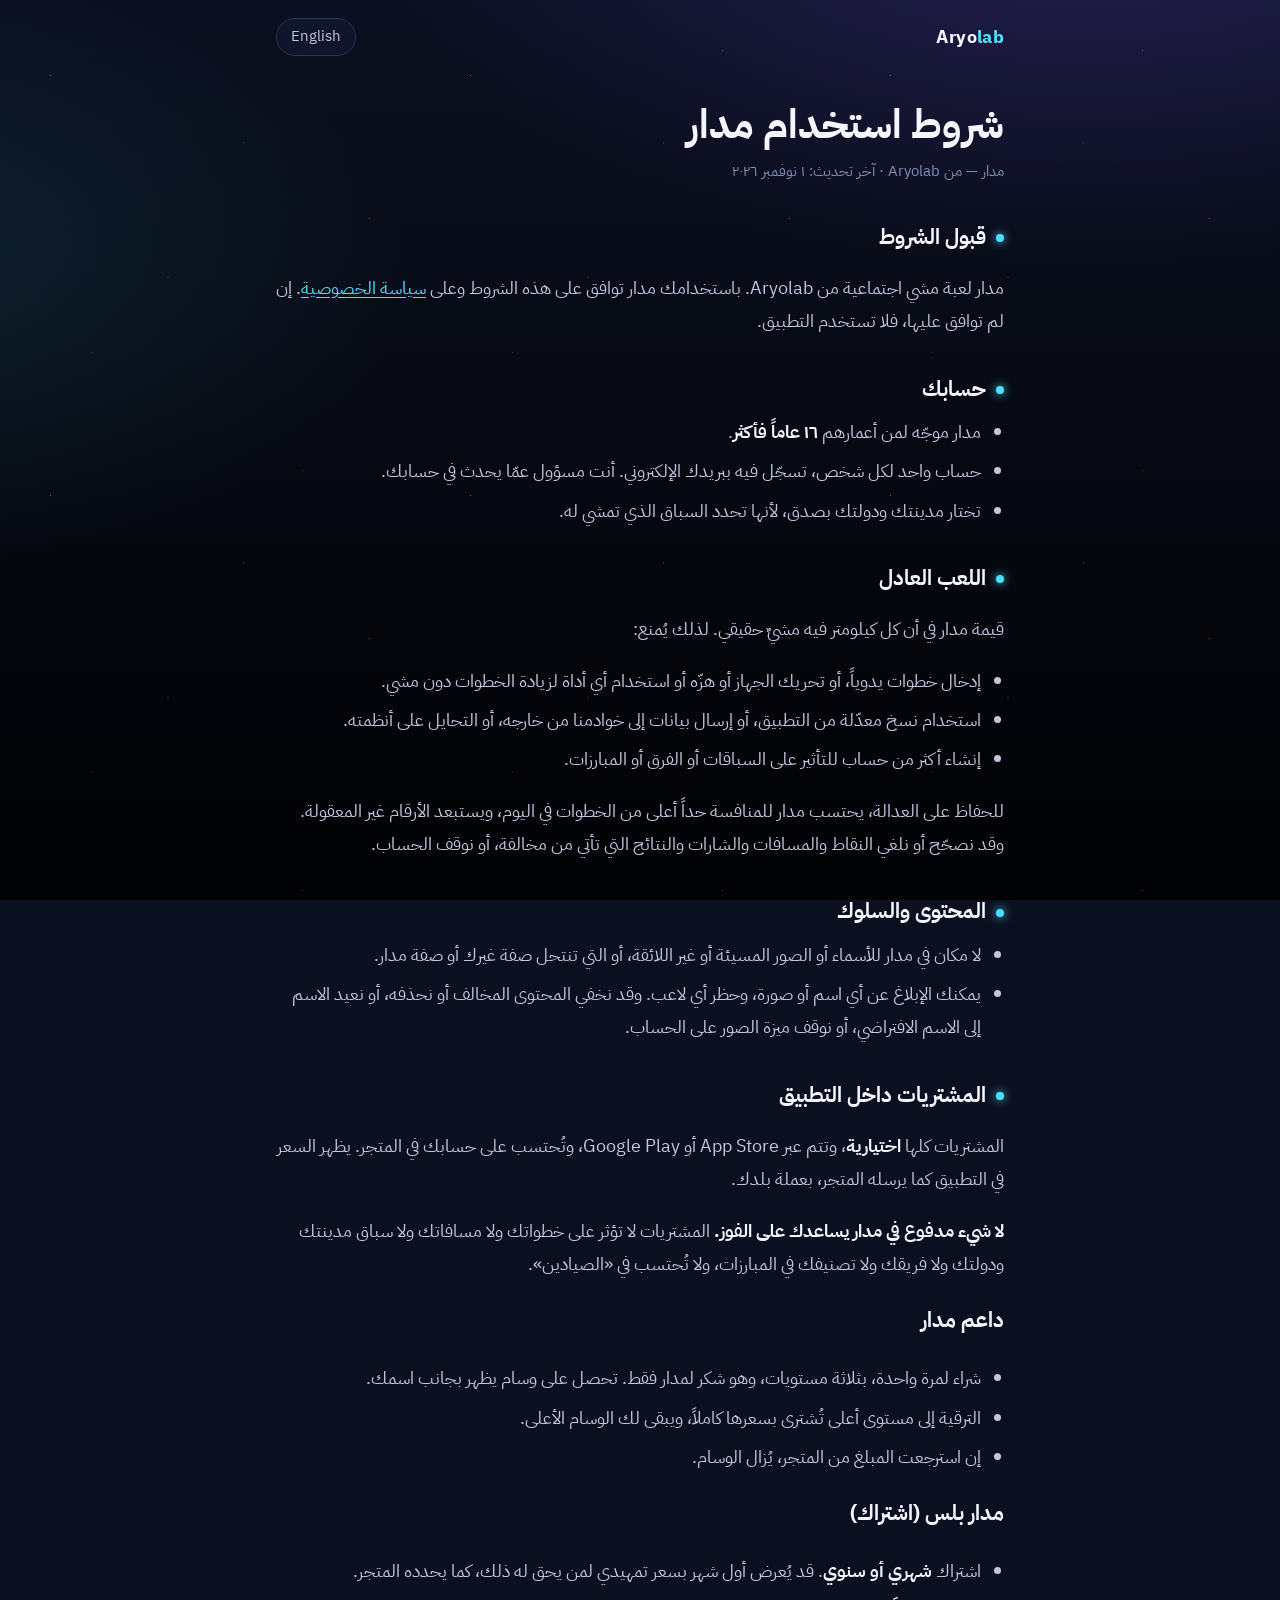
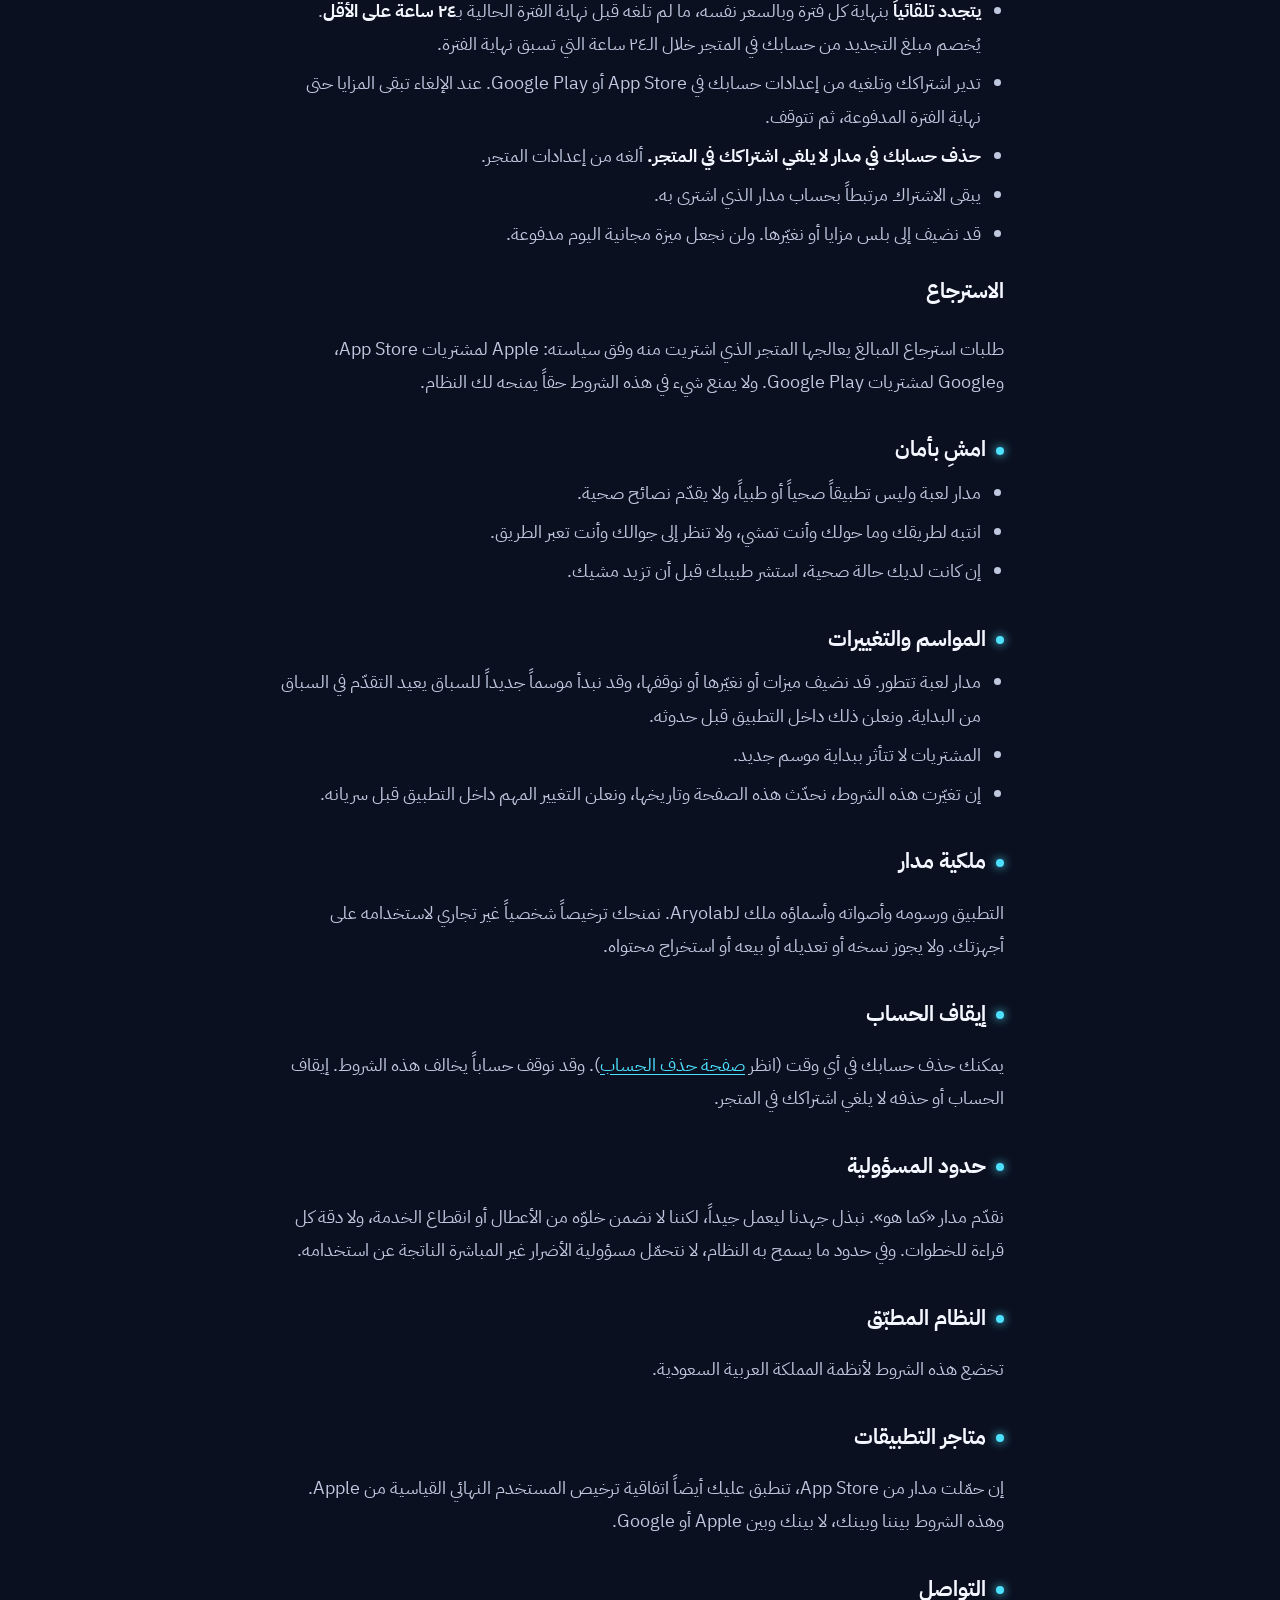
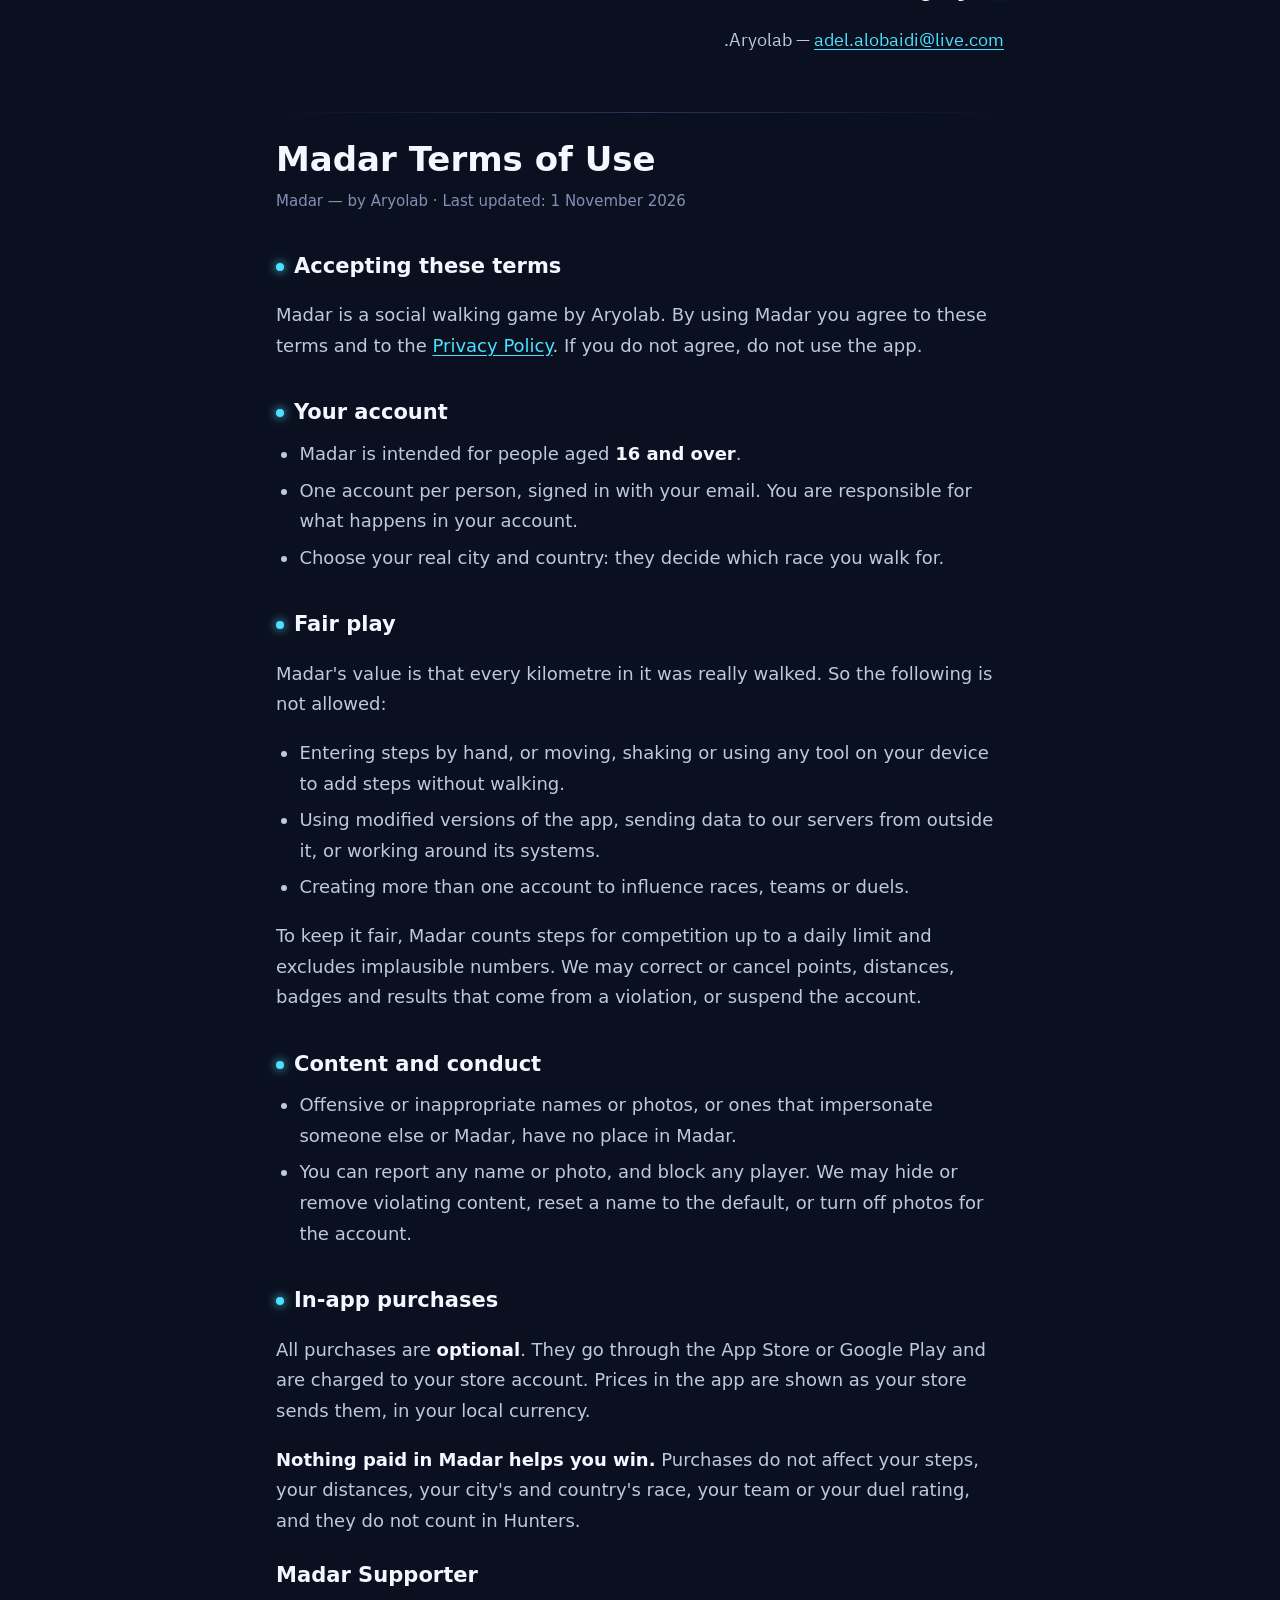
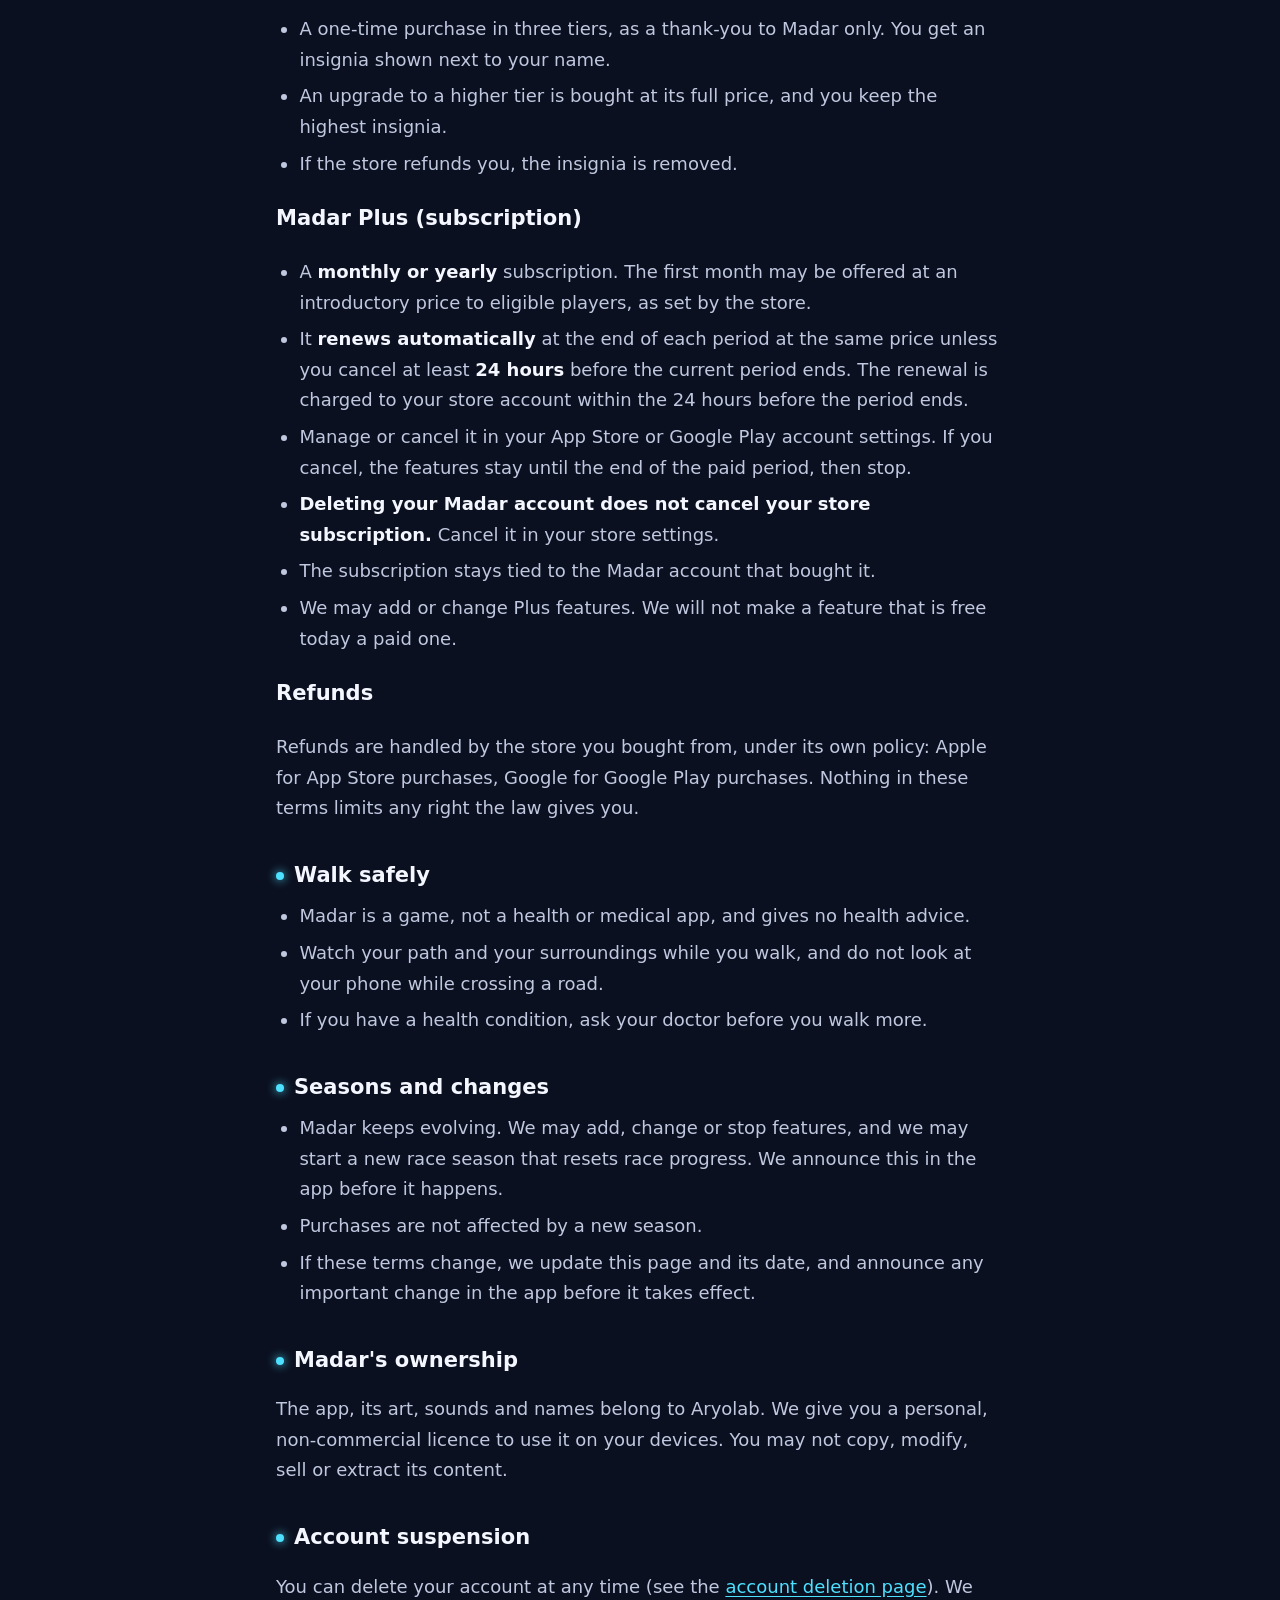
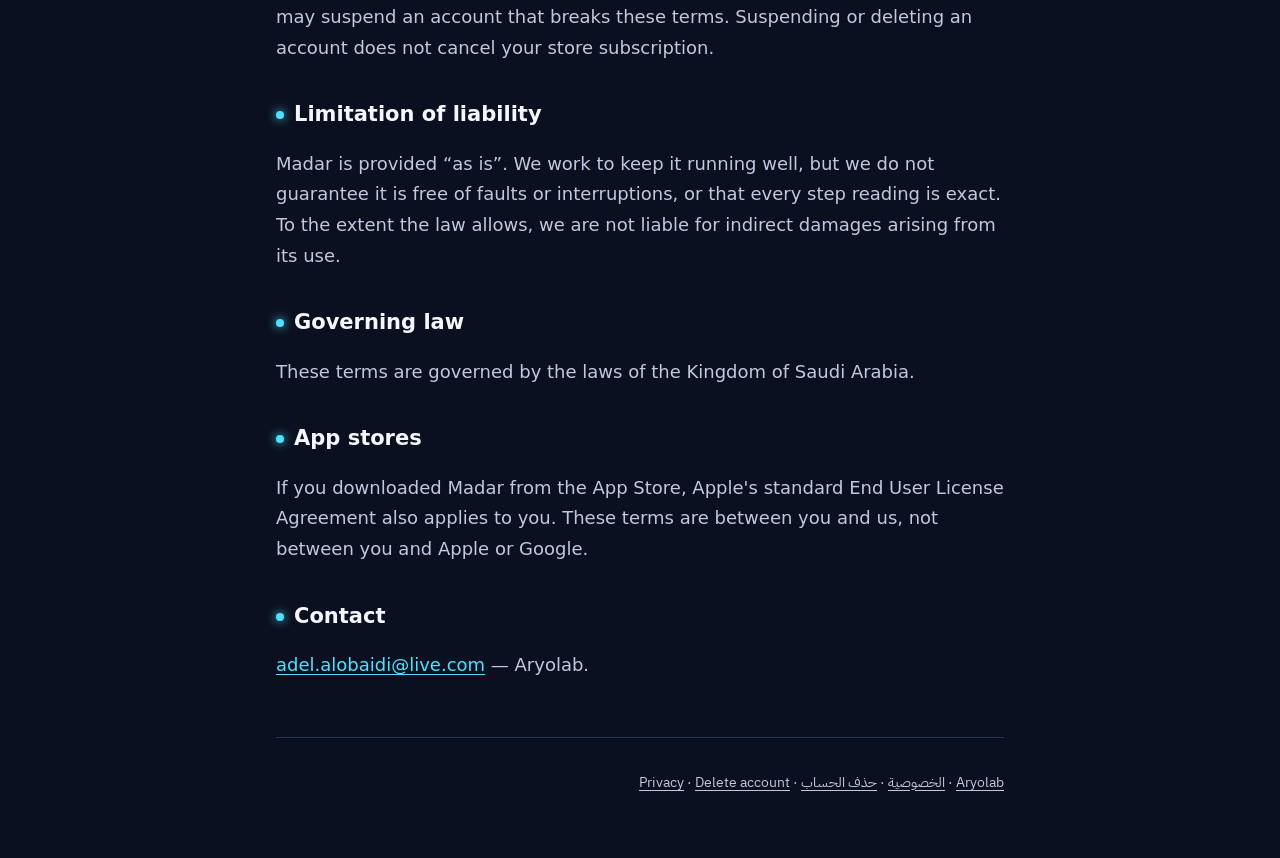
<file: madar/terms/index.html>
<!doctype html>
<html lang="ar" dir="rtl">
<head>
  <meta charset="utf-8">
  <meta name="viewport" content="width=device-width, initial-scale=1">
  <meta http-equiv="Content-Security-Policy" content="default-src 'none'; style-src 'self'; font-src 'self'; img-src 'self' data:; base-uri 'none'; form-action 'none'">
  <meta name="referrer" content="no-referrer">
  <title>شروط استخدام مدار · Madar Terms of Use</title>
  <meta name="description" content="شروط استخدام مدار، ومنها اللعب العادل والمشتريات واشتراك مدار بلس. Madar terms of use, including fair play, purchases and the Madar Plus subscription.">
  <link rel="icon" href="data:image/svg+xml,%3Csvg xmlns='http://www.w3.org/2000/svg' viewBox='0 0 64 64'%3E%3Crect width='64' height='64' rx='14' fill='%230b1020'/%3E%3Ccircle cx='32' cy='32' r='15' fill='%23f4f7ff'/%3E%3Ccircle cx='38' cy='27' r='15' fill='%230b1020'/%3E%3Ccircle cx='48' cy='16' r='3' fill='%234de1ff'/%3E%3C/svg%3E">
  <link rel="stylesheet" href="../../assets/site.css">
</head>
<body>
  <div class="page">
    <header class="top">
      <a class="brand" href="../../" lang="en" dir="ltr">Aryo<span>lab</span></a>
      <a class="lang-jump" href="#en" lang="en">English</a>
    </header>

    <main>
      <article>
        <h1>شروط استخدام مدار</h1>
        <p class="updated">مدار — من <span lang="en">Aryolab</span> · آخر تحديث: ١ نوفمبر ٢٠٢٦</p>

        <h2>قبول الشروط</h2>
        <p>مدار لعبة مشي اجتماعية من <span lang="en">Aryolab</span>. باستخدامك مدار توافق على هذه الشروط وعلى <a href="../privacy/">سياسة الخصوصية</a>. إن لم توافق عليها، فلا تستخدم التطبيق.</p>

        <h2>حسابك</h2>
        <ul>
          <li>مدار موجّه لمن أعمارهم <strong>١٦ عاماً فأكثر</strong>.</li>
          <li>حساب واحد لكل شخص، تسجّل فيه ببريدك الإلكتروني. أنت مسؤول عمّا يحدث في حسابك.</li>
          <li>تختار مدينتك ودولتك بصدق، لأنها تحدد السباق الذي تمشي له.</li>
        </ul>

        <h2>اللعب العادل</h2>
        <p>قيمة مدار في أن كل كيلومتر فيه مشيٌ حقيقي. لذلك يُمنع:</p>
        <ul>
          <li>إدخال خطوات يدوياً، أو تحريك الجهاز أو هزّه أو استخدام أي أداة لزيادة الخطوات دون مشي.</li>
          <li>استخدام نسخ معدّلة من التطبيق، أو إرسال بيانات إلى خوادمنا من خارجه، أو التحايل على أنظمته.</li>
          <li>إنشاء أكثر من حساب للتأثير على السباقات أو الفرق أو المبارزات.</li>
        </ul>
        <p>للحفاظ على العدالة، يحتسب مدار للمنافسة حداً أعلى من الخطوات في اليوم، ويستبعد الأرقام غير المعقولة. وقد نصحّح أو نلغي النقاط والمسافات والشارات والنتائج التي تأتي من مخالفة، أو نوقف الحساب.</p>

        <h2>المحتوى والسلوك</h2>
        <ul>
          <li>لا مكان في مدار للأسماء أو الصور المسيئة أو غير اللائقة، أو التي تنتحل صفة غيرك أو صفة مدار.</li>
          <li>يمكنك الإبلاغ عن أي اسم أو صورة، وحظر أي لاعب. وقد نخفي المحتوى المخالف أو نحذفه، أو نعيد الاسم إلى الاسم الافتراضي، أو نوقف ميزة الصور على الحساب.</li>
        </ul>

        <h2>المشتريات داخل التطبيق</h2>
        <p>المشتريات كلها <strong>اختيارية</strong>، وتتم عبر <span lang="en">App Store</span> أو <span lang="en">Google Play</span>، وتُحتسب على حسابك في المتجر. يظهر السعر في التطبيق كما يرسله المتجر، بعملة بلدك.</p>
        <p><strong>لا شيء مدفوع في مدار يساعدك على الفوز.</strong> المشتريات لا تؤثر على خطواتك ولا مسافاتك ولا سباق مدينتك ودولتك ولا فريقك ولا تصنيفك في المبارزات، ولا تُحتسب في «الصيادين».</p>

        <h3>داعم مدار</h3>
        <ul>
          <li>شراء لمرة واحدة، بثلاثة مستويات، وهو شكر لمدار فقط. تحصل على وسام يظهر بجانب اسمك.</li>
          <li>الترقية إلى مستوى أعلى تُشترى بسعرها كاملاً، ويبقى لك الوسام الأعلى.</li>
          <li>إن استرجعت المبلغ من المتجر، يُزال الوسام.</li>
        </ul>

        <h3>مدار بلس (اشتراك)</h3>
        <ul>
          <li>اشتراك <strong>شهري أو سنوي</strong>. قد يُعرض أول شهر بسعر تمهيدي لمن يحق له ذلك، كما يحدده المتجر.</li>
          <li><strong>يتجدد تلقائياً</strong> بنهاية كل فترة وبالسعر نفسه، ما لم تلغه قبل نهاية الفترة الحالية بـ<strong>٢٤ ساعة على الأقل</strong>. يُخصم مبلغ التجديد من حسابك في المتجر خلال الـ٢٤ ساعة التي تسبق نهاية الفترة.</li>
          <li>تدير اشتراكك وتلغيه من إعدادات حسابك في <span lang="en">App Store</span> أو <span lang="en">Google Play</span>. عند الإلغاء تبقى المزايا حتى نهاية الفترة المدفوعة، ثم تتوقف.</li>
          <li><strong>حذف حسابك في مدار لا يلغي اشتراكك في المتجر.</strong> ألغه من إعدادات المتجر.</li>
          <li>يبقى الاشتراك مرتبطاً بحساب مدار الذي اشترى به.</li>
          <li>قد نضيف إلى بلس مزايا أو نغيّرها. ولن نجعل ميزة مجانية اليوم مدفوعة.</li>
        </ul>

        <h3>الاسترجاع</h3>
        <p>طلبات استرجاع المبالغ يعالجها المتجر الذي اشتريت منه وفق سياسته: <span lang="en">Apple</span> لمشتريات <span lang="en">App Store</span>، و<span lang="en">Google</span> لمشتريات <span lang="en">Google Play</span>. ولا يمنع شيء في هذه الشروط حقاً يمنحه لك النظام.</p>

        <h2>امشِ بأمان</h2>
        <ul>
          <li>مدار لعبة وليس تطبيقاً صحياً أو طبياً، ولا يقدّم نصائح صحية.</li>
          <li>انتبه لطريقك وما حولك وأنت تمشي، ولا تنظر إلى جوالك وأنت تعبر الطريق.</li>
          <li>إن كانت لديك حالة صحية، استشر طبيبك قبل أن تزيد مشيك.</li>
        </ul>

        <h2>المواسم والتغييرات</h2>
        <ul>
          <li>مدار لعبة تتطور. قد نضيف ميزات أو نغيّرها أو نوقفها، وقد نبدأ موسماً جديداً للسباق يعيد التقدّم في السباق من البداية. ونعلن ذلك داخل التطبيق قبل حدوثه.</li>
          <li>المشتريات لا تتأثر ببداية موسم جديد.</li>
          <li>إن تغيّرت هذه الشروط، نحدّث هذه الصفحة وتاريخها، ونعلن التغيير المهم داخل التطبيق قبل سريانه.</li>
        </ul>

        <h2>ملكية مدار</h2>
        <p>التطبيق ورسومه وأصواته وأسماؤه ملك لـ<span lang="en">Aryolab</span>. نمنحك ترخيصاً شخصياً غير تجاري لاستخدامه على أجهزتك. ولا يجوز نسخه أو تعديله أو بيعه أو استخراج محتواه.</p>

        <h2>إيقاف الحساب</h2>
        <p>يمكنك حذف حسابك في أي وقت (انظر <a href="../delete-account/">صفحة حذف الحساب</a>). وقد نوقف حساباً يخالف هذه الشروط. إيقاف الحساب أو حذفه لا يلغي اشتراكك في المتجر.</p>

        <h2>حدود المسؤولية</h2>
        <p>نقدّم مدار «كما هو». نبذل جهدنا ليعمل جيداً، لكننا لا نضمن خلوّه من الأعطال أو انقطاع الخدمة، ولا دقة كل قراءة للخطوات. وفي حدود ما يسمح به النظام، لا نتحمّل مسؤولية الأضرار غير المباشرة الناتجة عن استخدامه.</p>

        <h2>النظام المطبّق</h2>
        <p>تخضع هذه الشروط لأنظمة المملكة العربية السعودية.</p>

        <h2>متاجر التطبيقات</h2>
        <p>إن حمّلت مدار من <span lang="en">App Store</span>، تنطبق عليك أيضاً اتفاقية ترخيص المستخدم النهائي القياسية من <span lang="en">Apple</span>. وهذه الشروط بيننا وبينك، لا بينك وبين <span lang="en">Apple</span> أو <span lang="en">Google</span>.</p>

        <h2>التواصل</h2>
        <p><a class="mail" href="mailto:adel.alobaidi@live.com">adel.alobaidi@live.com</a> — <span lang="en">Aryolab</span>.</p>
      </article>

      <hr class="divider">

      <article id="en" class="en" lang="en" dir="ltr">
        <h1>Madar Terms of Use</h1>
        <p class="updated">Madar — by Aryolab · Last updated: 1 November 2026</p>

        <h2>Accepting these terms</h2>
        <p>Madar is a social walking game by Aryolab. By using Madar you agree to these terms and to the <a href="../privacy/#en">Privacy Policy</a>. If you do not agree, do not use the app.</p>

        <h2>Your account</h2>
        <ul>
          <li>Madar is intended for people aged <strong>16 and over</strong>.</li>
          <li>One account per person, signed in with your email. You are responsible for what happens in your account.</li>
          <li>Choose your real city and country: they decide which race you walk for.</li>
        </ul>

        <h2>Fair play</h2>
        <p>Madar's value is that every kilometre in it was really walked. So the following is not allowed:</p>
        <ul>
          <li>Entering steps by hand, or moving, shaking or using any tool on your device to add steps without walking.</li>
          <li>Using modified versions of the app, sending data to our servers from outside it, or working around its systems.</li>
          <li>Creating more than one account to influence races, teams or duels.</li>
        </ul>
        <p>To keep it fair, Madar counts steps for competition up to a daily limit and excludes implausible numbers. We may correct or cancel points, distances, badges and results that come from a violation, or suspend the account.</p>

        <h2>Content and conduct</h2>
        <ul>
          <li>Offensive or inappropriate names or photos, or ones that impersonate someone else or Madar, have no place in Madar.</li>
          <li>You can report any name or photo, and block any player. We may hide or remove violating content, reset a name to the default, or turn off photos for the account.</li>
        </ul>

        <h2>In-app purchases</h2>
        <p>All purchases are <strong>optional</strong>. They go through the App Store or Google Play and are charged to your store account. Prices in the app are shown as your store sends them, in your local currency.</p>
        <p><strong>Nothing paid in Madar helps you win.</strong> Purchases do not affect your steps, your distances, your city's and country's race, your team or your duel rating, and they do not count in Hunters.</p>

        <h3>Madar Supporter</h3>
        <ul>
          <li>A one-time purchase in three tiers, as a thank-you to Madar only. You get an insignia shown next to your name.</li>
          <li>An upgrade to a higher tier is bought at its full price, and you keep the highest insignia.</li>
          <li>If the store refunds you, the insignia is removed.</li>
        </ul>

        <h3>Madar Plus (subscription)</h3>
        <ul>
          <li>A <strong>monthly or yearly</strong> subscription. The first month may be offered at an introductory price to eligible players, as set by the store.</li>
          <li>It <strong>renews automatically</strong> at the end of each period at the same price unless you cancel at least <strong>24 hours</strong> before the current period ends. The renewal is charged to your store account within the 24 hours before the period ends.</li>
          <li>Manage or cancel it in your App Store or Google Play account settings. If you cancel, the features stay until the end of the paid period, then stop.</li>
          <li><strong>Deleting your Madar account does not cancel your store subscription.</strong> Cancel it in your store settings.</li>
          <li>The subscription stays tied to the Madar account that bought it.</li>
          <li>We may add or change Plus features. We will not make a feature that is free today a paid one.</li>
        </ul>

        <h3>Refunds</h3>
        <p>Refunds are handled by the store you bought from, under its own policy: Apple for App Store purchases, Google for Google Play purchases. Nothing in these terms limits any right the law gives you.</p>

        <h2>Walk safely</h2>
        <ul>
          <li>Madar is a game, not a health or medical app, and gives no health advice.</li>
          <li>Watch your path and your surroundings while you walk, and do not look at your phone while crossing a road.</li>
          <li>If you have a health condition, ask your doctor before you walk more.</li>
        </ul>

        <h2>Seasons and changes</h2>
        <ul>
          <li>Madar keeps evolving. We may add, change or stop features, and we may start a new race season that resets race progress. We announce this in the app before it happens.</li>
          <li>Purchases are not affected by a new season.</li>
          <li>If these terms change, we update this page and its date, and announce any important change in the app before it takes effect.</li>
        </ul>

        <h2>Madar's ownership</h2>
        <p>The app, its art, sounds and names belong to Aryolab. We give you a personal, non-commercial licence to use it on your devices. You may not copy, modify, sell or extract its content.</p>

        <h2>Account suspension</h2>
        <p>You can delete your account at any time (see the <a href="../delete-account/#en">account deletion page</a>). We may suspend an account that breaks these terms. Suspending or deleting an account does not cancel your store subscription.</p>

        <h2>Limitation of liability</h2>
        <p>Madar is provided “as is”. We work to keep it running well, but we do not guarantee it is free of faults or interruptions, or that every step reading is exact. To the extent the law allows, we are not liable for indirect damages arising from its use.</p>

        <h2>Governing law</h2>
        <p>These terms are governed by the laws of the Kingdom of Saudi Arabia.</p>

        <h2>App stores</h2>
        <p>If you downloaded Madar from the App Store, Apple's standard End User License Agreement also applies to you. These terms are between you and us, not between you and Apple or Google.</p>

        <h2>Contact</h2>
        <p><a href="mailto:adel.alobaidi@live.com">adel.alobaidi@live.com</a> — Aryolab.</p>
      </article>
    </main>

    <footer class="foot">
      <p><a href="../../">Aryolab</a> · <a href="../privacy/">الخصوصية</a> · <a href="../delete-account/">حذف الحساب</a> · <a href="../privacy/#en" lang="en">Privacy</a> · <a href="../delete-account/#en" lang="en">Delete account</a></p>
    </footer>
  </div>
</body>
</html>
</file>
<file: assets/site.css>
/* Aryolab — static site. Madar's dark cosmic palette. No external requests. */

@font-face {
  font-family: "Plex Arabic";
  src: url("fonts/IBMPlexSansArabic-Regular.ttf") format("truetype");
  font-weight: 400;
  font-style: normal;
  font-display: swap;
}

@font-face {
  font-family: "Plex Arabic";
  src: url("fonts/IBMPlexSansArabic-Bold.ttf") format("truetype");
  font-weight: 700;
  font-style: normal;
  font-display: swap;
}

:root {
  color-scheme: dark;
  --space: #010204;
  --bg: #0b1020;
  --fg: #f4f7ff;
  --soft: #c0c8e0;
  --muted: #8290b5;
  --card: #131a33;
  --card-2: #1a2342;
  --border: #2a355a;
  --cyan: #4de1ff;
  --teal: #38d8c8;
  --gold: #d8b24a;
  --violet: #7a52ff;
  --radius: 18px;
  --gutter: 16px;
}

* { box-sizing: border-box; }

html { -webkit-text-size-adjust: 100%; }

body {
  margin: 0;
  min-height: 100vh;
  background-color: var(--bg);
  background-image:
    radial-gradient(1200px 600px at 85% -10%, rgba(122, 82, 255, 0.22), transparent 60%),
    radial-gradient(900px 500px at -10% 30%, rgba(77, 225, 255, 0.10), transparent 60%),
    linear-gradient(180deg, var(--bg) 0%, var(--space) 100%);
  background-attachment: fixed;
  color: var(--fg);
  font-family: "Plex Arabic", system-ui, "Segoe UI", Tahoma, "Noto Sans Arabic", sans-serif;
  font-size: 17px;
  line-height: 1.85;
}

/* A sparse star field, CSS only. */
body::before {
  content: "";
  position: fixed;
  inset: 0;
  pointer-events: none;
  background-image:
    radial-gradient(1px 1px at 12% 18%, rgba(244, 247, 255, 0.7), transparent 60%),
    radial-gradient(1px 1px at 72% 12%, rgba(244, 247, 255, 0.5), transparent 60%),
    radial-gradient(1.5px 1.5px at 40% 66%, rgba(244, 247, 255, 0.45), transparent 60%),
    radial-gradient(1px 1px at 88% 52%, rgba(244, 247, 255, 0.6), transparent 60%),
    radial-gradient(1px 1px at 22% 84%, rgba(244, 247, 255, 0.4), transparent 60%),
    radial-gradient(1.5px 1.5px at 58% 34%, rgba(216, 178, 74, 0.5), transparent 60%);
  background-size: 420px 420px;
  opacity: 0.8;
  z-index: 0;
}

.page {
  position: relative;
  z-index: 1;
  width: 100%;
  max-width: 760px;
  margin: 0 auto;
  padding: 0 var(--gutter) 48px;
}

.top {
  display: flex;
  align-items: center;
  justify-content: space-between;
  gap: 12px;
  padding: 18px 0;
}

.brand {
  color: var(--fg);
  font-weight: 700;
  letter-spacing: 0.02em;
  text-decoration: none;
  font-size: 18px;
}

.brand span { color: var(--cyan); }

.lang-jump {
  color: var(--soft);
  font-size: 15px;
  text-decoration: none;
  border: 1px solid var(--border);
  border-radius: 999px;
  padding: 4px 14px;
  background: rgba(19, 26, 51, 0.6);
}

.lang-jump:hover, .lang-jump:focus-visible { color: var(--fg); border-color: var(--cyan); }

h1 {
  font-size: clamp(28px, 7vw, 40px);
  line-height: 1.35;
  margin: 24px 0 6px;
}

h2 {
  font-size: 21px;
  line-height: 1.5;
  margin: 36px 0 10px;
  color: var(--fg);
}

h2::before {
  content: "";
  display: inline-block;
  width: 8px;
  height: 8px;
  border-radius: 50%;
  background: var(--cyan);
  box-shadow: 0 0 10px var(--cyan);
  margin-inline-end: 10px;
  vertical-align: middle;
}

p, li { color: var(--soft); }

strong { color: var(--fg); }

a { color: var(--cyan); text-underline-offset: 3px; }

a:focus-visible { outline: 2px solid var(--cyan); outline-offset: 3px; border-radius: 4px; }

ul, ol { padding-inline-start: 1.3em; margin: 8px 0 12px; }

/* Arabic text uses Eastern-Arabic numerals, list markers included. */
ol:lang(ar) { list-style-type: arabic-indic; }

li { margin: 6px 0; }

.updated { color: var(--muted); font-size: 15px; margin: 0 0 8px; }

.lead { font-size: 19px; color: var(--soft); }

.card {
  background: linear-gradient(180deg, rgba(26, 35, 66, 0.75), rgba(19, 26, 51, 0.75));
  border: 1px solid var(--border);
  border-radius: var(--radius);
  padding: 18px 20px;
  margin: 18px 0;
}

.card.note { border-color: rgba(216, 178, 74, 0.45); }

.card.note strong:first-child { color: var(--gold); }

.links {
  display: grid;
  gap: 12px;
  margin: 24px 0;
  padding: 0;
  list-style: none;
}

.links a {
  display: block;
  padding: 16px 20px;
  border-radius: var(--radius);
  border: 1px solid var(--border);
  background: rgba(19, 26, 51, 0.75);
  color: var(--fg);
  text-decoration: none;
  font-weight: 700;
}

.links a small { display: block; font-weight: 400; color: var(--muted); font-size: 14px; }

.links a:hover, .links a:focus-visible { border-color: var(--cyan); }

.mail { direction: ltr; unicode-bidi: isolate; white-space: nowrap; }

.divider {
  border: 0;
  height: 1px;
  margin: 56px 0 8px;
  background: linear-gradient(90deg, transparent, var(--border), transparent);
}

.en { font-family: system-ui, "Segoe UI", Roboto, "Helvetica Neue", Arial, sans-serif; line-height: 1.7; }

.en h1 { font-size: clamp(26px, 6vw, 34px); }

.foot {
  margin-top: 56px;
  padding-top: 18px;
  border-top: 1px solid var(--border);
  color: var(--muted);
  font-size: 14px;
}

.foot a { color: var(--soft); }

code { direction: ltr; unicode-bidi: isolate; font-size: 0.92em; color: var(--fg); }

@media (min-width: 720px) {
  body { font-size: 18px; }
  .links { grid-template-columns: 1fr 1fr; }
}
</file>
